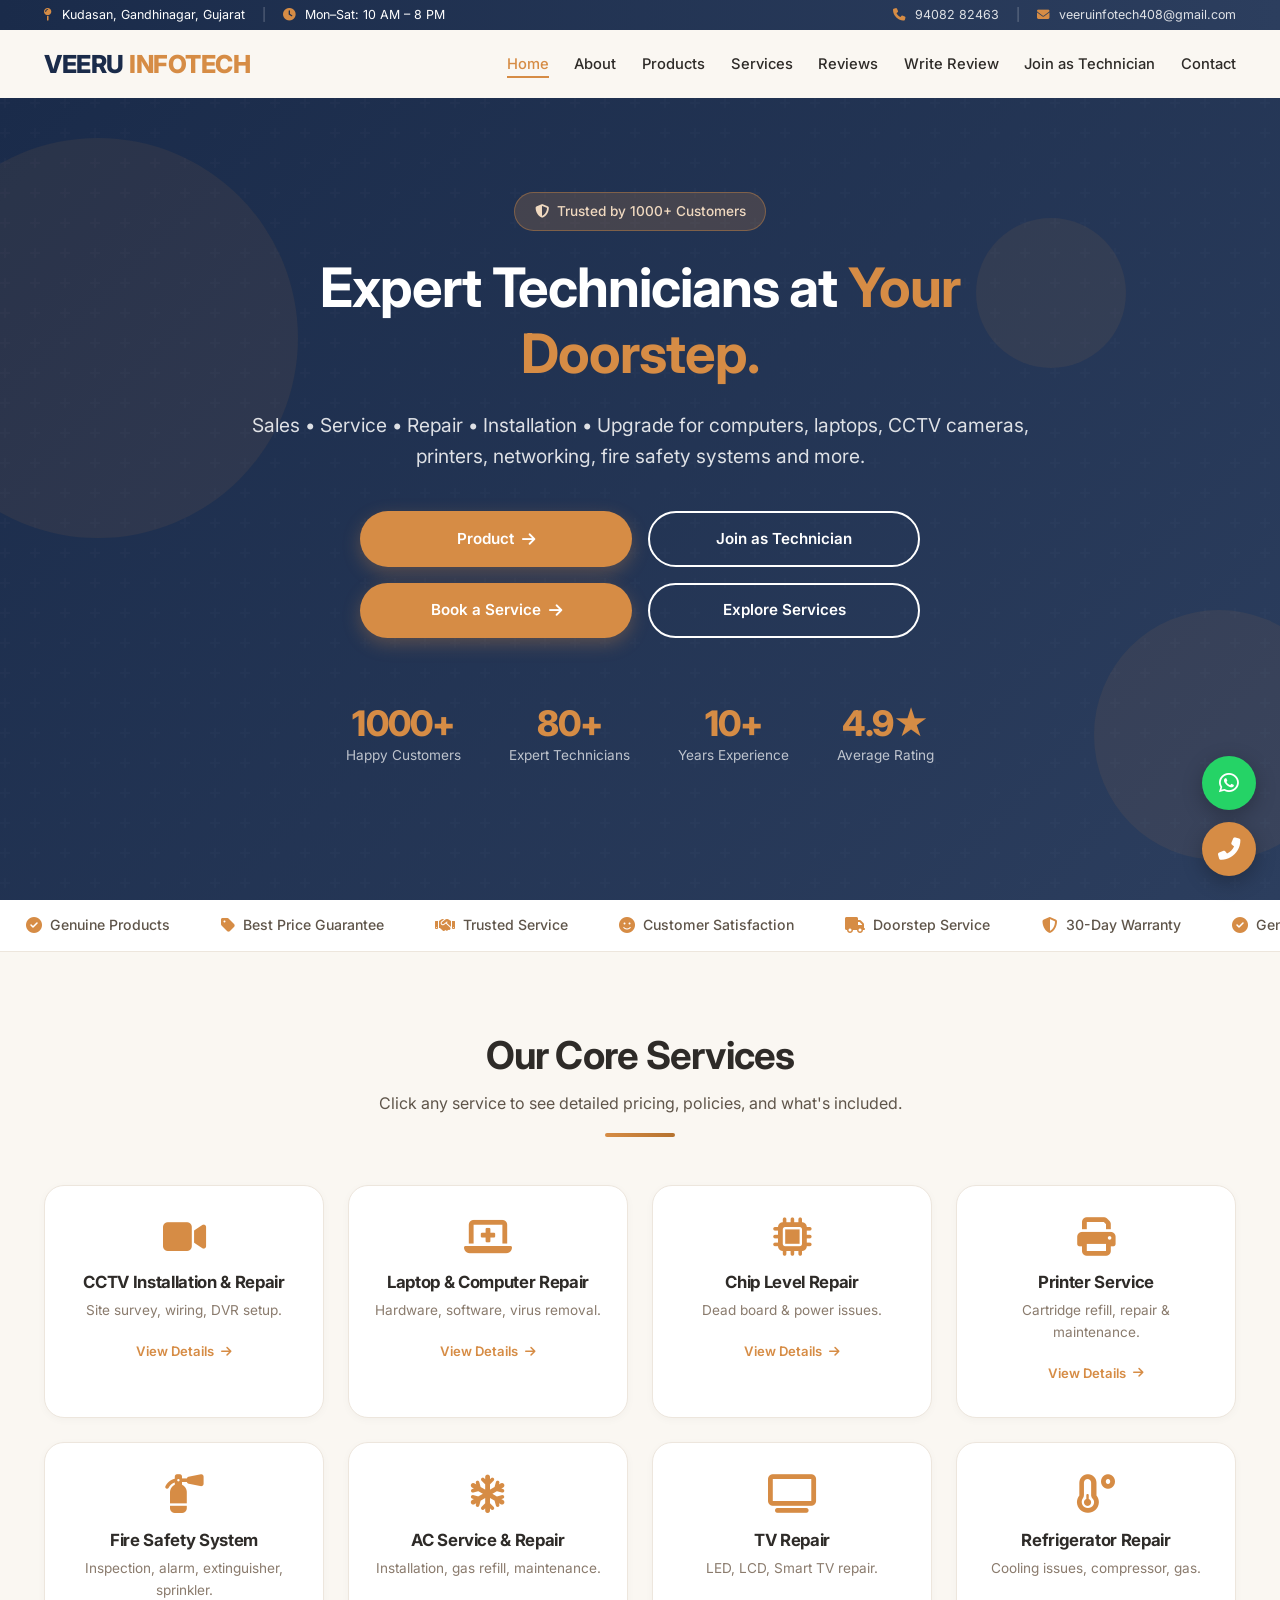
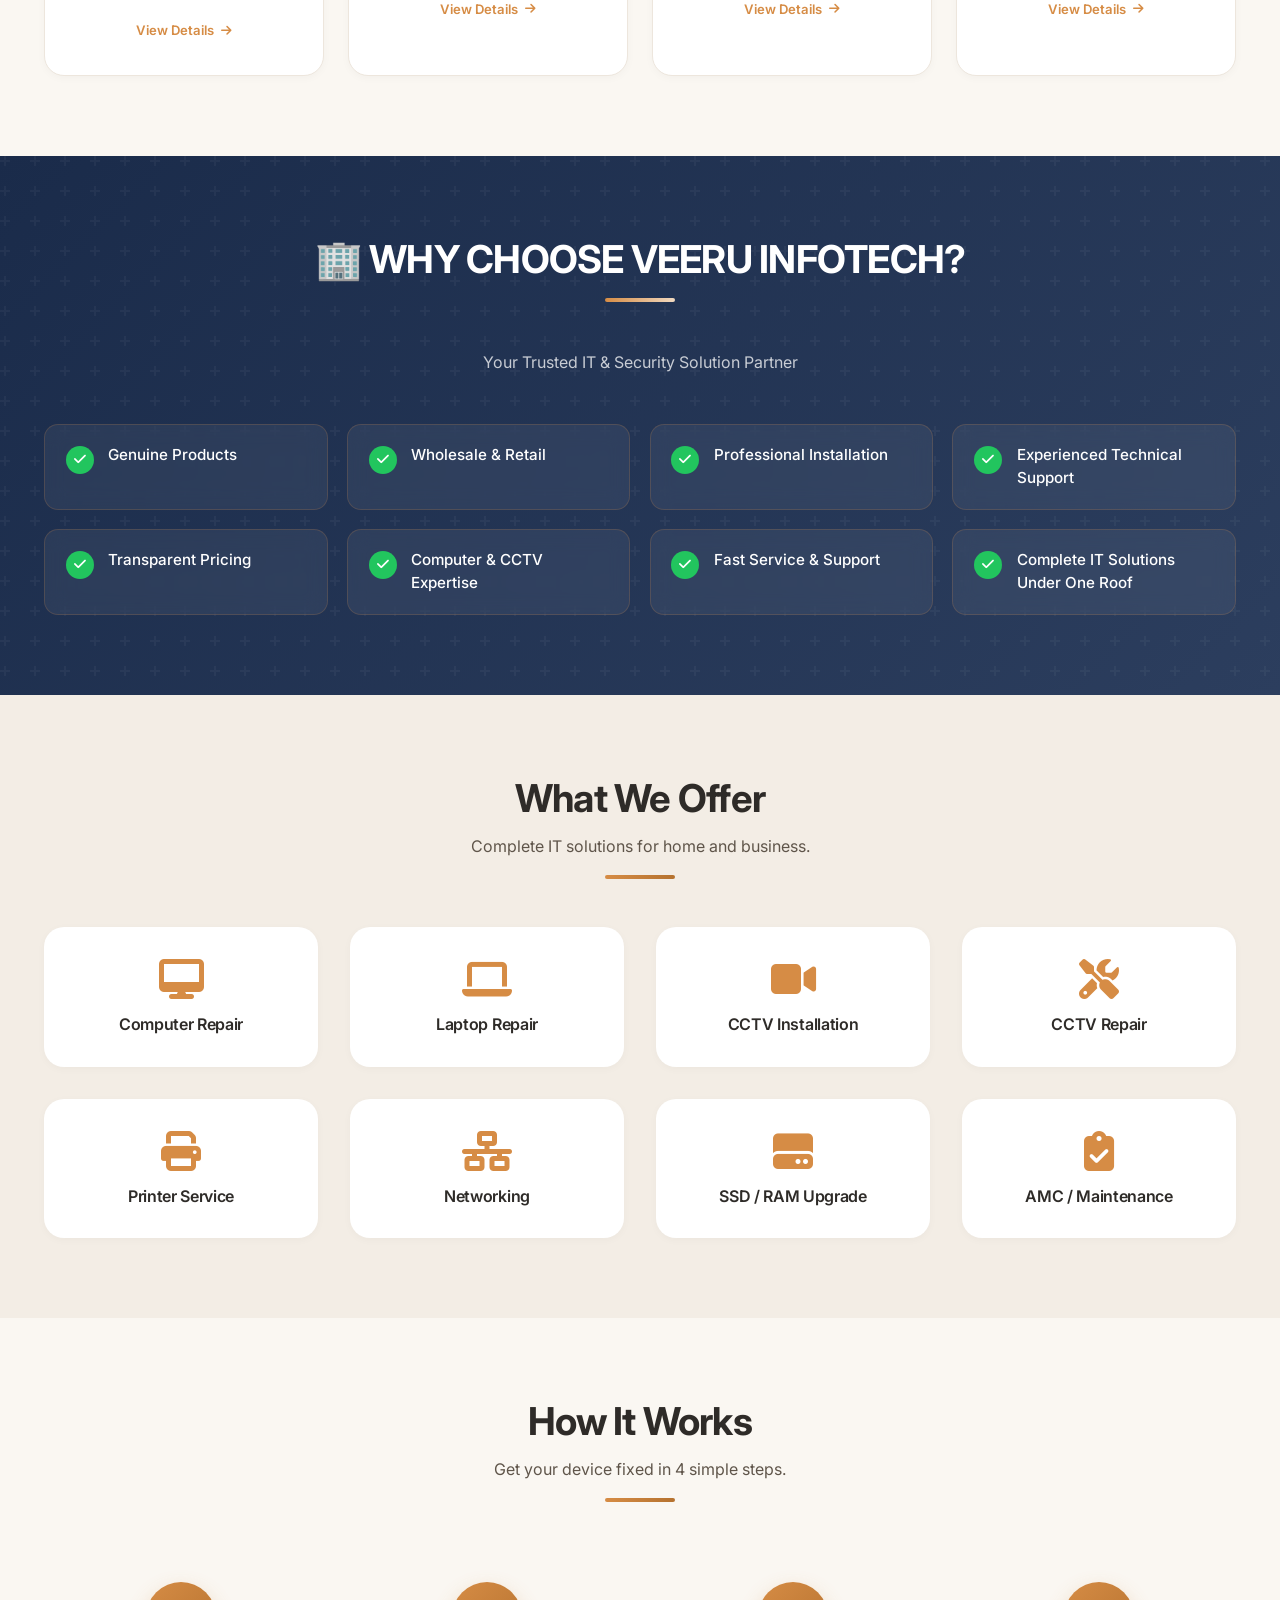
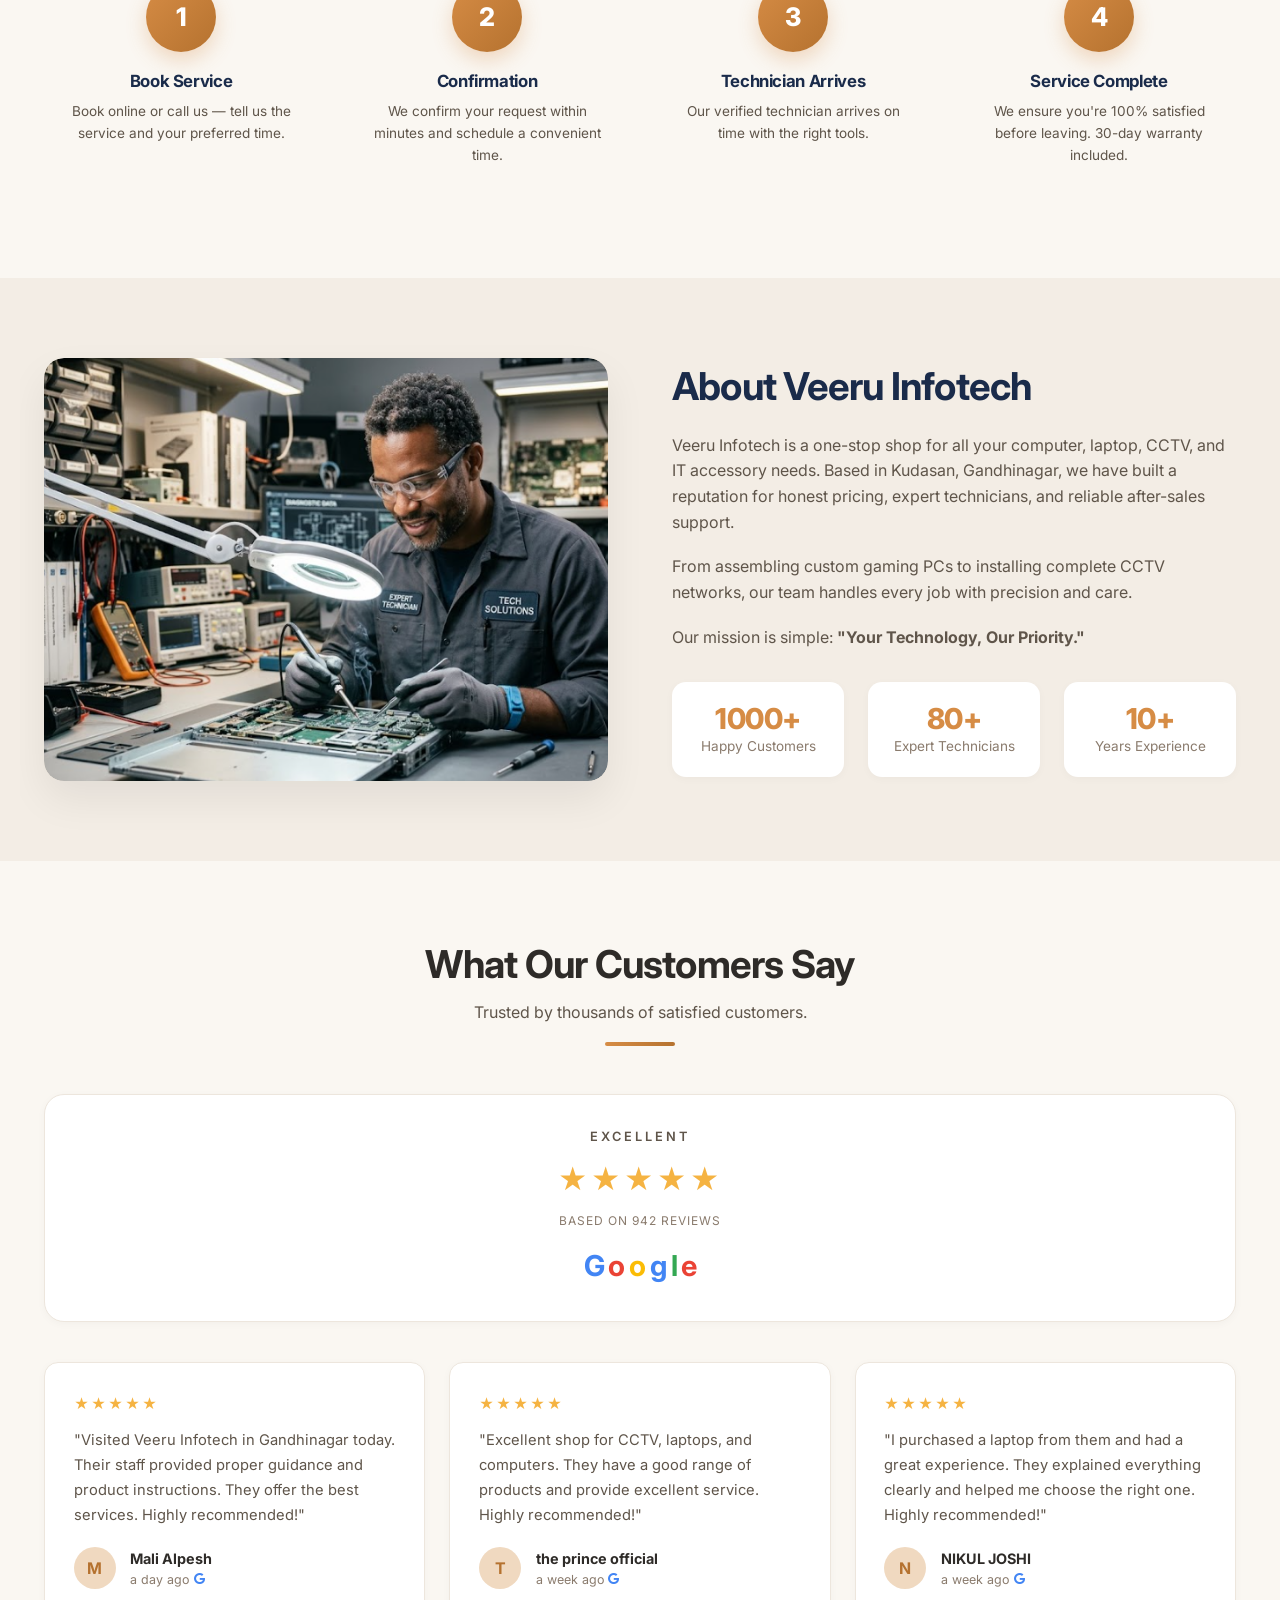
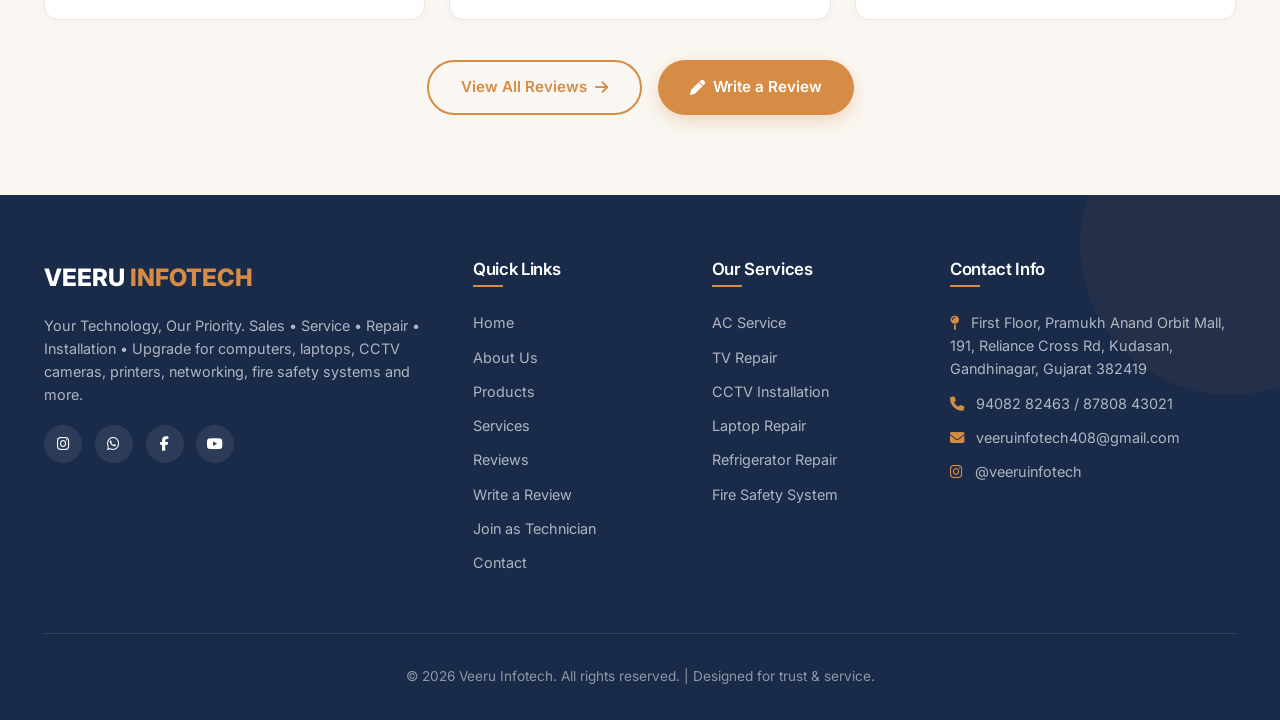
<file: veeru-infotech/index.html>
<!DOCTYPE html>
<html lang="en">
<head>
  <meta charset="UTF-8">
  <meta name="viewport" content="width=device-width, initial-scale=1.0, maximum-scale=5.0">
  <title>Veeru Infotech – Your Technology, Our Priority</title>
  <link rel="preconnect" href="https://fonts.googleapis.com">
  <link rel="preconnect" href="https://fonts.gstatic.com" crossorigin>
  <link href="https://fonts.googleapis.com/css2?family=Inter:wght@300;400;500;600;700;800;900&display=swap" rel="stylesheet">
  <link rel="stylesheet" href="https://cdnjs.cloudflare.com/ajax/libs/font-awesome/6.5.0/css/all.min.css">
  <link rel="stylesheet" href="css/style.css">
</head>
<body>

  <div id="popup-slot"></div>
  <div id="topbar-slot"></div>
  <div id="header-slot"></div>

  <main>
    <section class="hero">
      <div class="hero-shape hero-shape-1"></div>
      <div class="hero-shape hero-shape-2"></div>
      <div class="hero-shape hero-shape-3"></div>
      <div class="container hero-content">
        <div class="hero-badge"><i class="fas fa-shield-alt"></i> Trusted by 1000+ Customers</div>
        <h1>Expert Technicians at <span>Your Doorstep.</span></h1>
        <p>Sales • Service • Repair • Installation • Upgrade for computers, laptops, CCTV cameras, printers, networking, fire safety systems and more.</p>
        <div class="hero-buttons">
          <a href="products.html" class="btn">Product <i class="fas fa-arrow-right"></i></a>
          <a href="technician.html" class="btn btn-outline-white">Join as Technician</a>
          <a href="contact.html" class="btn">Book a Service <i class="fas fa-arrow-right"></i></a>
          <a href="services.html" class="btn btn-outline-white">Explore Services</a>
        </div>
        <div class="hero-stats">
          <div class="hero-stat"><h3>1000+</h3><p>Happy Customers</p></div>
          <div class="hero-stat"><h3>80+</h3><p>Expert Technicians</p></div>
          <div class="hero-stat"><h3>10+</h3><p>Years Experience</p></div>
          <div class="hero-stat"><h3>4.9★</h3><p>Average Rating</p></div>
        </div>
      </div>
    </section>

    <div class="ticker-wrap">
      <div class="ticker">
        <div class="ticker-item"><i class="fas fa-check-circle"></i> Genuine Products</div>
        <div class="ticker-item"><i class="fas fa-tag"></i> Best Price Guarantee</div>
        <div class="ticker-item"><i class="fas fa-handshake"></i> Trusted Service</div>
        <div class="ticker-item"><i class="fas fa-smile"></i> Customer Satisfaction</div>
        <div class="ticker-item"><i class="fas fa-truck"></i> Doorstep Service</div>
        <div class="ticker-item"><i class="fas fa-shield-alt"></i> 30-Day Warranty</div>
        <div class="ticker-item"><i class="fas fa-check-circle"></i> Genuine Products</div>
        <div class="ticker-item"><i class="fas fa-tag"></i> Best Price Guarantee</div>
        <div class="ticker-item"><i class="fas fa-handshake"></i> Trusted Service</div>
        <div class="ticker-item"><i class="fas fa-smile"></i> Customer Satisfaction</div>
        <div class="ticker-item"><i class="fas fa-truck"></i> Doorstep Service</div>
        <div class="ticker-item"><i class="fas fa-shield-alt"></i> 30-Day Warranty</div>
      </div>
    </div>

    <section class="services-section">
      <div class="container">
        <div class="section-title reveal">
          <h2>Our Core Services</h2>
          <p>Click any service to see detailed pricing, policies, and what's included.</p>
        </div>
        <div class="services-grid">
          <a href="service-detail.html?id=cctv" class="service-card reveal"><i class="fas fa-video"></i><h3>CCTV Installation & Repair</h3><p>Site survey, wiring, DVR setup.</p><span class="card-link">View Details <i class="fas fa-arrow-right"></i></span></a>
          <a href="service-detail.html?id=laptop" class="service-card reveal"><i class="fas fa-laptop-medical"></i><h3>Laptop & Computer Repair</h3><p>Hardware, software, virus removal.</p><span class="card-link">View Details <i class="fas fa-arrow-right"></i></span></a>
          <a href="service-detail.html?id=chip" class="service-card reveal"><i class="fas fa-microchip"></i><h3>Chip Level Repair</h3><p>Dead board & power issues.</p><span class="card-link">View Details <i class="fas fa-arrow-right"></i></span></a>
          <a href="service-detail.html?id=printer" class="service-card reveal"><i class="fas fa-print"></i><h3>Printer Service</h3><p>Cartridge refill, repair & maintenance.</p><span class="card-link">View Details <i class="fas fa-arrow-right"></i></span></a>
          <a href="service-detail.html?id=fire-safety" class="service-card reveal"><i class="fas fa-fire-extinguisher"></i><h3>Fire Safety System</h3><p>Inspection, alarm, extinguisher, sprinkler.</p><span class="card-link">View Details <i class="fas fa-arrow-right"></i></span></a>
          <a href="service-detail.html?id=ac" class="service-card reveal"><i class="fas fa-snowflake"></i><h3>AC Service & Repair</h3><p>Installation, gas refill, maintenance.</p><span class="card-link">View Details <i class="fas fa-arrow-right"></i></span></a>
          <a href="service-detail.html?id=tv" class="service-card reveal"><i class="fas fa-tv"></i><h3>TV Repair</h3><p>LED, LCD, Smart TV repair.</p><span class="card-link">View Details <i class="fas fa-arrow-right"></i></span></a>
          <a href="service-detail.html?id=fridge" class="service-card reveal"><i class="fas fa-temperature-low"></i><h3>Refrigerator Repair</h3><p>Cooling issues, compressor, gas.</p><span class="card-link">View Details <i class="fas fa-arrow-right"></i></span></a>
        </div>
      </div>
    </section>

    <section class="why-choose-section">
      <div class="container">
        <div class="section-title reveal"><h2>🏢 WHY CHOOSE VEERU INFOTECH?</h2></div>
        <p class="why-choose-subtitle reveal">Your Trusted IT & Security Solution Partner</p>
        <div class="why-choose-grid">
          <div class="why-choose-item reveal"><span class="check-icon"><i class="fas fa-check"></i></span><span>Genuine Products</span></div>
          <div class="why-choose-item reveal"><span class="check-icon"><i class="fas fa-check"></i></span><span>Wholesale & Retail</span></div>
          <div class="why-choose-item reveal"><span class="check-icon"><i class="fas fa-check"></i></span><span>Professional Installation</span></div>
          <div class="why-choose-item reveal"><span class="check-icon"><i class="fas fa-check"></i></span><span>Experienced Technical Support</span></div>
          <div class="why-choose-item reveal"><span class="check-icon"><i class="fas fa-check"></i></span><span>Transparent Pricing</span></div>
          <div class="why-choose-item reveal"><span class="check-icon"><i class="fas fa-check"></i></span><span>Computer & CCTV Expertise</span></div>
          <div class="why-choose-item reveal"><span class="check-icon"><i class="fas fa-check"></i></span><span>Fast Service & Support</span></div>
          <div class="why-choose-item reveal"><span class="check-icon"><i class="fas fa-check"></i></span><span>Complete IT Solutions Under One Roof</span></div>
        </div>
      </div>
    </section>

    <section class="why-section">
      <div class="container">
        <div class="section-title reveal"><h2>What We Offer</h2><p>Complete IT solutions for home and business.</p></div>
        <div class="why-grid">
          <div class="why-item reveal"><i class="fas fa-desktop"></i><h4>Computer Repair</h4></div>
          <div class="why-item reveal"><i class="fas fa-laptop"></i><h4>Laptop Repair</h4></div>
          <div class="why-item reveal"><i class="fas fa-video"></i><h4>CCTV Installation</h4></div>
          <div class="why-item reveal"><i class="fas fa-tools"></i><h4>CCTV Repair</h4></div>
          <div class="why-item reveal"><i class="fas fa-print"></i><h4>Printer Service</h4></div>
          <div class="why-item reveal"><i class="fas fa-network-wired"></i><h4>Networking</h4></div>
          <div class="why-item reveal"><i class="fas fa-hdd"></i><h4>SSD / RAM Upgrade</h4></div>
          <div class="why-item reveal"><i class="fas fa-clipboard-check"></i><h4>AMC / Maintenance</h4></div>
        </div>
      </div>
    </section>

    <section class="process-section">
      <div class="container">
        <div class="section-title reveal"><h2>How It Works</h2><p>Get your device fixed in 4 simple steps.</p></div>
        <div class="process-grid">
          <div class="process-step reveal"><div class="process-number">1</div><h4>Book Service</h4><p>Book online or call us — tell us the service and your preferred time.</p></div>
          <div class="process-step reveal"><div class="process-number">2</div><h4>Confirmation</h4><p>We confirm your request within minutes and schedule a convenient time.</p></div>
          <div class="process-step reveal"><div class="process-number">3</div><h4>Technician Arrives</h4><p>Our verified technician arrives on time with the right tools.</p></div>
          <div class="process-step reveal"><div class="process-number">4</div><h4>Service Complete</h4><p>We ensure you're 100% satisfied before leaving. 30-day warranty included.</p></div>
        </div>
      </div>
    </section>

    <section class="about-section">
      <div class="container">
        <div class="about-grid">
          <div class="about-image reveal"><img src="photos/veerutech.png" alt="Veeru Infotech Team"></div>
          <div class="about-content reveal">
            <h2>About Veeru Infotech</h2>
            <p>Veeru Infotech is a one-stop shop for all your computer, laptop, CCTV, and IT accessory needs. Based in Kudasan, Gandhinagar, we have built a reputation for honest pricing, expert technicians, and reliable after-sales support.</p>
            <p>From assembling custom gaming PCs to installing complete CCTV networks, our team handles every job with precision and care.</p>
            <p>Our mission is simple: <strong>"Your Technology, Our Priority."</strong></p>
            <div class="about-stats">
              <div class="stat-item"><h3>1000+</h3><p>Happy Customers</p></div>
              <div class="stat-item"><h3>80+</h3><p>Expert Technicians</p></div>
              <div class="stat-item"><h3>10+</h3><p>Years Experience</p></div>
            </div>
          </div>
        </div>
      </div>
    </section>

    <section class="reviews-section">
      <div class="container">
        <div class="section-title reveal"><h2>What Our Customers Say</h2><p>Trusted by thousands of satisfied customers.</p></div>
        <div class="google-rating-banner reveal">
          <div class="excellent-label">Excellent</div>
          <div class="big-stars">★★★★★</div>
          <div class="based-on">Based on 942 reviews</div>
          <div class="google-logo-text">
            <span class="g-blue">G</span><span class="g-red">o</span><span class="g-yellow">o</span><span class="g-blue">g</span><span class="g-green">l</span><span class="g-red">e</span>
          </div>
        </div>
        <div class="review-grid">
          <div class="review-card reveal">
            <div class="stars">★★★★★</div>
            <p>"Visited Veeru Infotech in Gandhinagar today. Their staff provided proper guidance and product instructions. They offer the best services. Highly recommended!"</p>
            <div class="reviewer"><div class="reviewer-avatar">M</div><div class="reviewer-info"><strong>Mali Alpesh</strong><span>a day ago <i class="fab fa-google" style="color:#4285F4; font-size: 0.7rem;"></i></span></div></div>
          </div>
          <div class="review-card reveal">
            <div class="stars">★★★★★</div>
            <p>"Excellent shop for CCTV, laptops, and computers. They have a good range of products and provide excellent service. Highly recommended!"</p>
            <div class="reviewer"><div class="reviewer-avatar">T</div><div class="reviewer-info"><strong>the prince official</strong><span>a week ago <i class="fab fa-google" style="color:#4285F4; font-size: 0.7rem;"></i></span></div></div>
          </div>
          <div class="review-card reveal">
            <div class="stars">★★★★★</div>
            <p>"I purchased a laptop from them and had a great experience. They explained everything clearly and helped me choose the right one. Highly recommended!"</p>
            <div class="reviewer"><div class="reviewer-avatar">N</div><div class="reviewer-info"><strong>NIKUL JOSHI</strong><span>a week ago <i class="fab fa-google" style="color:#4285F4; font-size: 0.7rem;"></i></span></div></div>
          </div>
        </div>
        <div class="text-center" style="margin-top: 2.5rem; display: flex; gap: 1rem; justify-content: center; flex-wrap: wrap;">
          <a href="reviews.html" class="btn btn-outline">View All Reviews <i class="fas fa-arrow-right"></i></a>
          <a href="write-review.html" class="btn"><i class="fas fa-pen"></i> Write a Review</a>
        </div>
      </div>
    </section>
  </main>

  <div id="footer-slot"></div>
  <div id="floating-slot"></div>

  <script src="js/config.js"></script>
  <script src="js/data.js"></script>
  <script src="js/popup.js"></script>
  <script src="js/partials.js"></script>
  <script src="js/main.js"></script>
</body>
</html>
</file>
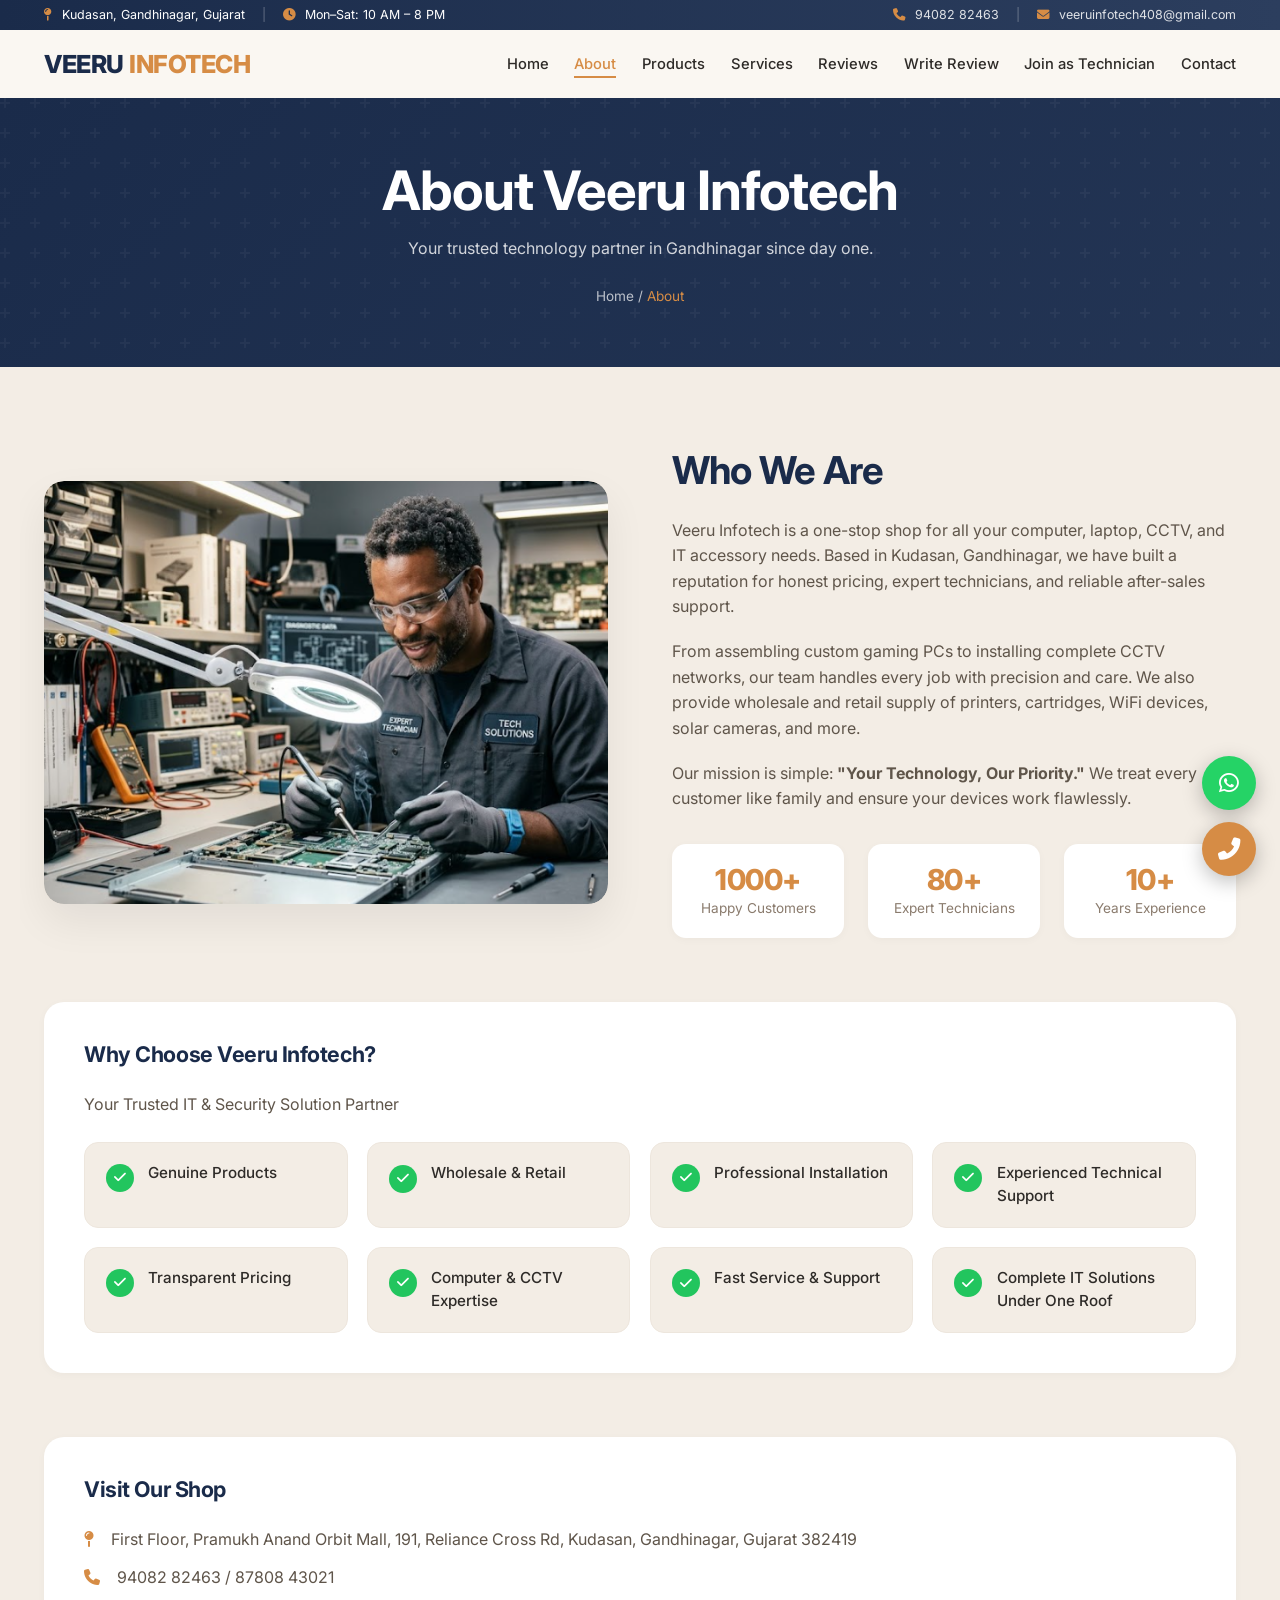
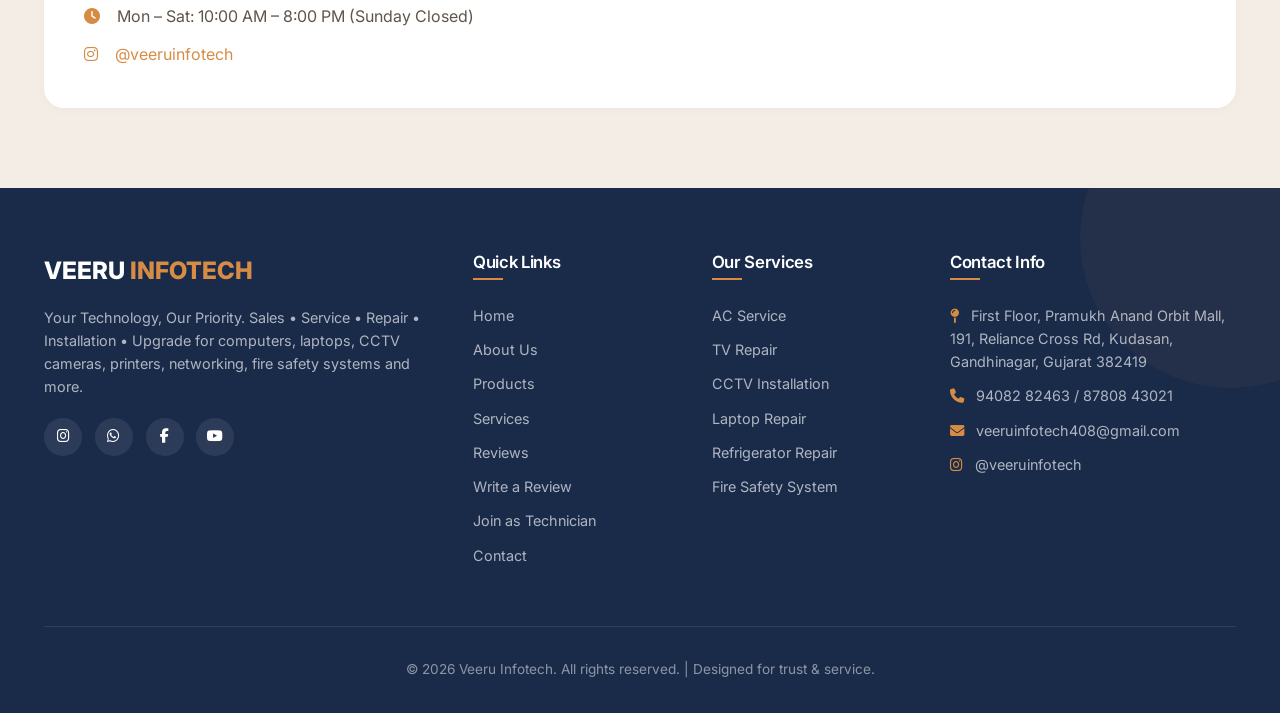
<file: veeru-infotech/about.html>
<!DOCTYPE html>
<html lang="en">
<head>
  <meta charset="UTF-8">
  <meta name="viewport" content="width=device-width, initial-scale=1.0">
  <title>About – Veeru Infotech</title>
  <link rel="preconnect" href="https://fonts.googleapis.com">
  <link rel="preconnect" href="https://fonts.gstatic.com" crossorigin>
  <link href="https://fonts.googleapis.com/css2?family=Inter:wght@300;400;500;600;700;800;900&display=swap" rel="stylesheet">
  <link rel="stylesheet" href="https://cdnjs.cloudflare.com/ajax/libs/font-awesome/6.5.0/css/all.min.css">
  <link rel="stylesheet" href="css/style.css">
</head>
<body>
  <div id="popup-slot"></div>
  <div id="topbar-slot"></div>
  <div id="header-slot"></div>

  <main>
    <div class="page-banner">
      <h1>About Veeru Infotech</h1>
      <p>Your trusted technology partner in Gandhinagar since day one.</p>
      <div class="breadcrumb"><a href="index.html">Home</a> / <span>About</span></div>
    </div>
    <section class="about-section">
      <div class="container">
        <div class="about-grid">
          <div class="about-image reveal"><img src="photos/veerutech.png" alt="Veeru Infotech Team"></div>
          <div class="about-content reveal">
            <h2>Who We Are</h2>
            <p>Veeru Infotech is a one-stop shop for all your computer, laptop, CCTV, and IT accessory needs. Based in Kudasan, Gandhinagar, we have built a reputation for honest pricing, expert technicians, and reliable after-sales support.</p>
            <p>From assembling custom gaming PCs to installing complete CCTV networks, our team handles every job with precision and care. We also provide wholesale and retail supply of printers, cartridges, WiFi devices, solar cameras, and more.</p>
            <p>Our mission is simple: <strong>"Your Technology, Our Priority."</strong> We treat every customer like family and ensure your devices work flawlessly.</p>
            <div class="about-stats">
              <div class="stat-item"><h3>1000+</h3><p>Happy Customers</p></div>
              <div class="stat-item"><h3>80+</h3><p>Expert Technicians</p></div>
              <div class="stat-item"><h3>10+</h3><p>Years Experience</p></div>
            </div>
          </div>
        </div>

        <div style="margin-top: 4rem; background: var(--bg-card); padding: 2.5rem; border-radius: var(--radius); box-shadow: var(--shadow-sm);" class="reveal">
          <h3 style="margin-bottom: 1.5rem; color: var(--navy);">Why Choose Veeru Infotech?</h3>
          <p style="color: var(--text-medium); margin-bottom: 1.5rem;">Your Trusted IT & Security Solution Partner</p>
          <div class="why-choose-grid" style="grid-template-columns: repeat(auto-fit, minmax(220px, 1fr));">
            <div class="why-choose-item" style="background: var(--bg-secondary); border-color: var(--border-light);"><span class="check-icon"><i class="fas fa-check"></i></span><span style="color: var(--text-dark);">Genuine Products</span></div>
            <div class="why-choose-item" style="background: var(--bg-secondary); border-color: var(--border-light);"><span class="check-icon"><i class="fas fa-check"></i></span><span style="color: var(--text-dark);">Wholesale & Retail</span></div>
            <div class="why-choose-item" style="background: var(--bg-secondary); border-color: var(--border-light);"><span class="check-icon"><i class="fas fa-check"></i></span><span style="color: var(--text-dark);">Professional Installation</span></div>
            <div class="why-choose-item" style="background: var(--bg-secondary); border-color: var(--border-light);"><span class="check-icon"><i class="fas fa-check"></i></span><span style="color: var(--text-dark);">Experienced Technical Support</span></div>
            <div class="why-choose-item" style="background: var(--bg-secondary); border-color: var(--border-light);"><span class="check-icon"><i class="fas fa-check"></i></span><span style="color: var(--text-dark);">Transparent Pricing</span></div>
            <div class="why-choose-item" style="background: var(--bg-secondary); border-color: var(--border-light);"><span class="check-icon"><i class="fas fa-check"></i></span><span style="color: var(--text-dark);">Computer & CCTV Expertise</span></div>
            <div class="why-choose-item" style="background: var(--bg-secondary); border-color: var(--border-light);"><span class="check-icon"><i class="fas fa-check"></i></span><span style="color: var(--text-dark);">Fast Service & Support</span></div>
            <div class="why-choose-item" style="background: var(--bg-secondary); border-color: var(--border-light);"><span class="check-icon"><i class="fas fa-check"></i></span><span style="color: var(--text-dark);">Complete IT Solutions Under One Roof</span></div>
          </div>
        </div>

        <div style="margin-top: 4rem; background: var(--bg-card); padding: 2.5rem; border-radius: var(--radius); box-shadow: var(--shadow-sm);" class="reveal">
          <h3 style="margin-bottom: 1.5rem; color: var(--navy);">Visit Our Shop</h3>
          <p style="color: var(--text-medium);"><i class="fas fa-map-pin" style="color: var(--accent); margin-right: 0.8rem;"></i> First Floor, Pramukh Anand Orbit Mall, 191, Reliance Cross Rd, Kudasan, Gandhinagar, Gujarat 382419</p>
          <p style="color: var(--text-medium); margin-top: 0.8rem;"><i class="fas fa-phone" style="color: var(--accent); margin-right: 0.8rem;"></i> 94082 82463 / 87808 43021</p>
          <p style="color: var(--text-medium); margin-top: 0.8rem;"><i class="fas fa-clock" style="color: var(--accent); margin-right: 0.8rem;"></i> Mon – Sat: 10:00 AM – 8:00 PM (Sunday Closed)</p>
          <p style="color: var(--text-medium); margin-top: 0.8rem;"><i class="fab fa-instagram" style="color: var(--accent); margin-right: 0.8rem;"></i> <a href="https://www.instagram.com/veeruinfotech" target="_blank" style="color: var(--accent);">@veeruinfotech</a></p>
        </div>
      </div>
    </section>
  </main>

  <div id="footer-slot"></div>
  <div id="floating-slot"></div>

  <script src="js/config.js"></script>
  <script src="js/data.js"></script>
  <script src="js/popup.js"></script>
  <script src="js/partials.js"></script>
  <script src="js/main.js"></script>
</body>
</html>
</file>
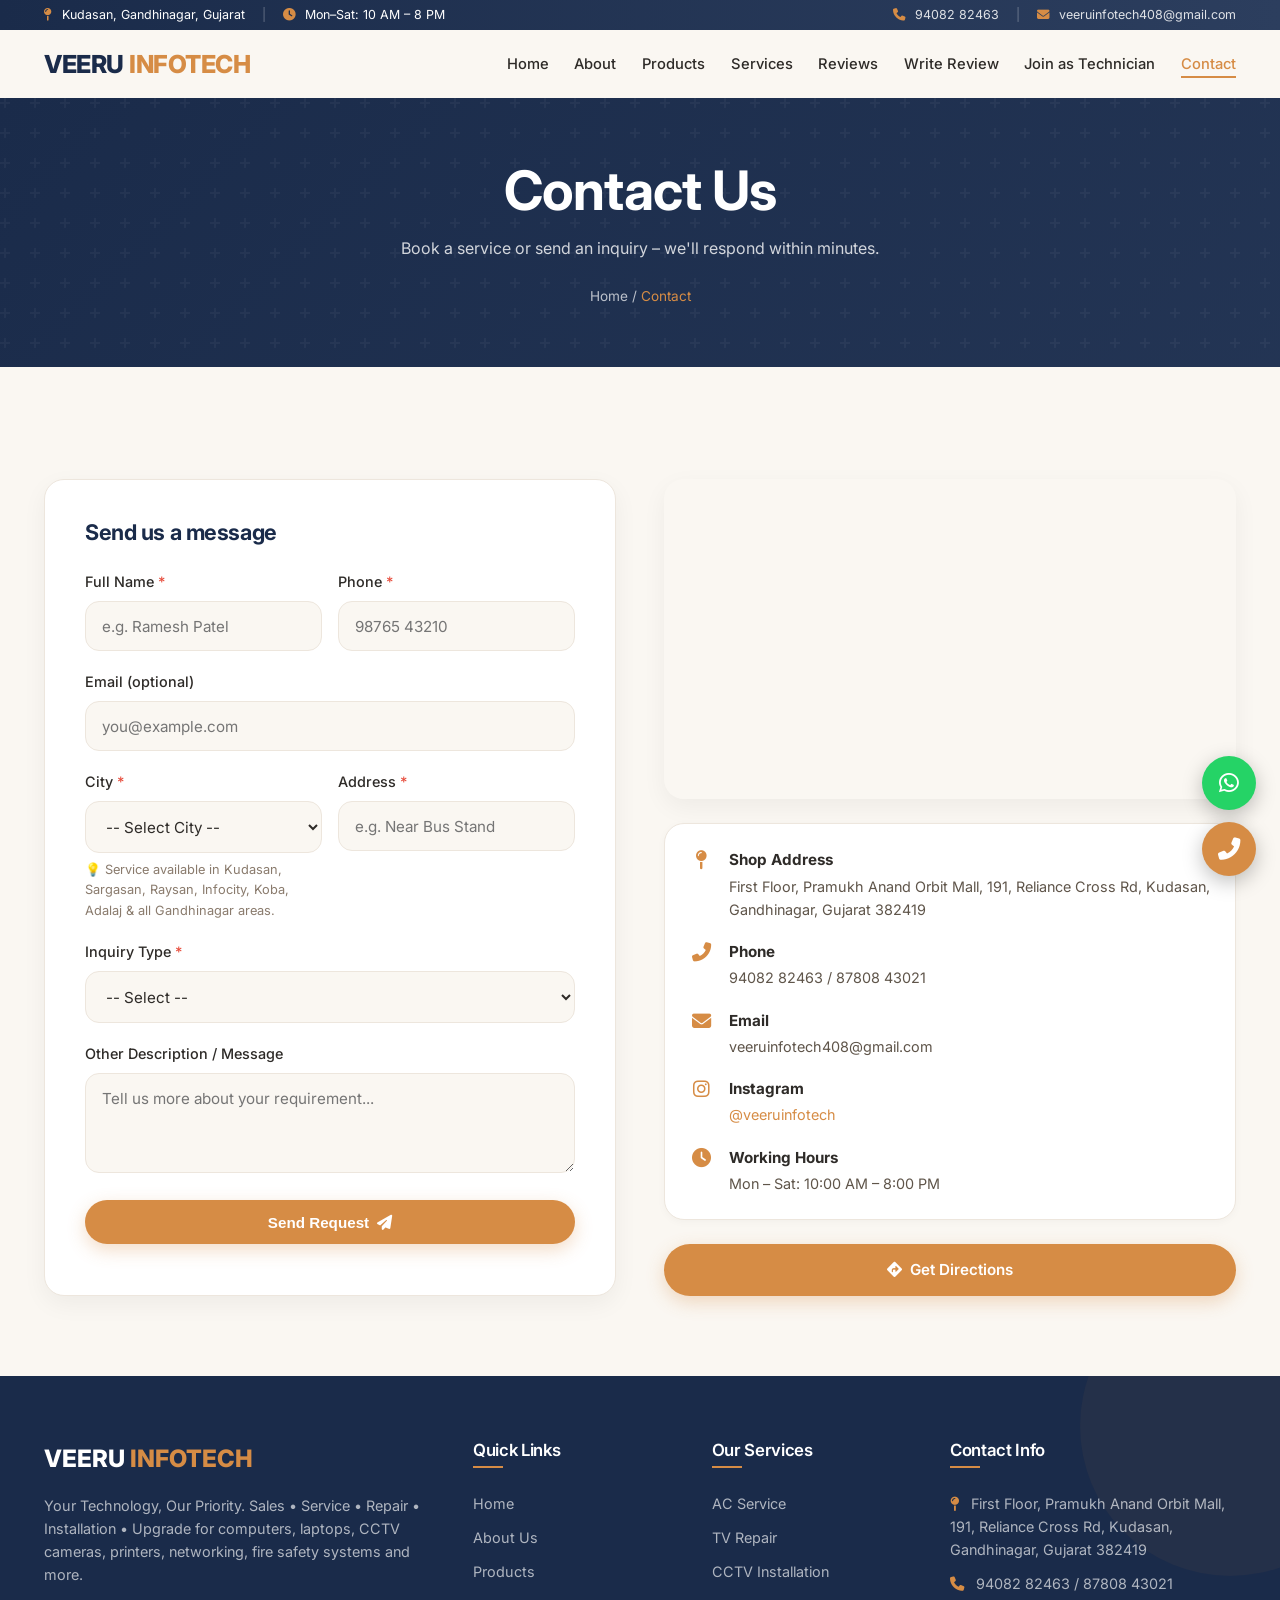
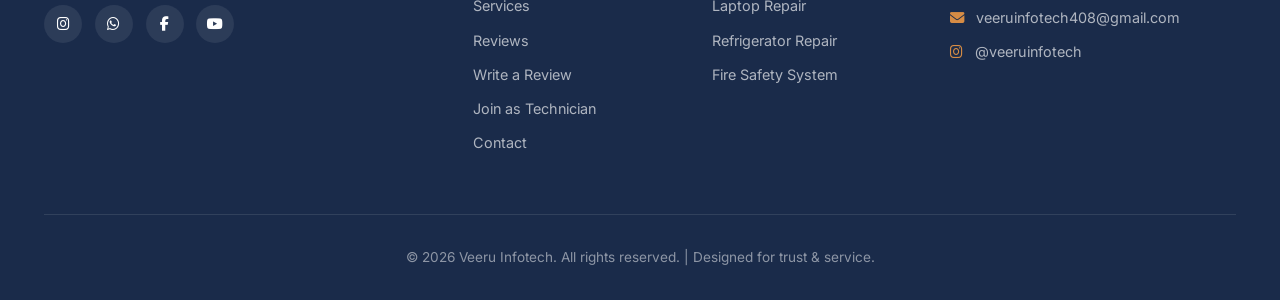
<file: veeru-infotech/contact.html>
<!DOCTYPE html>
<html lang="en">
<head>
  <meta charset="UTF-8">
  <meta name="viewport" content="width=device-width, initial-scale=1.0">
  <title>Contact – Veeru Infotech</title>
  <link rel="preconnect" href="https://fonts.googleapis.com">
  <link rel="preconnect" href="https://fonts.gstatic.com" crossorigin>
  <link href="https://fonts.googleapis.com/css2?family=Inter:wght@300;400;500;600;700;800;900&display=swap" rel="stylesheet">
  <link rel="stylesheet" href="https://cdnjs.cloudflare.com/ajax/libs/font-awesome/6.5.0/css/all.min.css">
  <link rel="stylesheet" href="css/style.css">
</head>
<body>
  <div id="popup-slot"></div>
  <div id="topbar-slot"></div>
  <div id="header-slot"></div>

  <main>
    <div class="page-banner">
      <h1>Contact Us</h1>
      <p>Book a service or send an inquiry – we'll respond within minutes.</p>
      <div class="breadcrumb"><a href="index.html">Home</a> / <span>Contact</span></div>
    </div>
    <section class="contact-section">
      <div class="container">
        <div class="contact-grid">
          <div class="contact-form-wrapper reveal">
            <h3>Send us a message</h3>
            <form id="contactForm" action="https://api.web3forms.com/submit" method="POST">
              <input type="hidden" name="access_key" value="e4bff3d8-d9e6-4ee5-aa7f-dca1505ad66b">
              <input type="hidden" name="subject" value="New Service Request - Veeru Infotech">
              <input type="hidden" name="formatted_email" id="formattedEmail" value="">
              <input type="hidden" name="Form Type" value="Customer Query">

              <div class="form-row">
                <div class="form-group"><label for="custName">Full Name <span class="required">*</span></label><input type="text" id="custName" name="Customer Name" required placeholder="e.g. Ramesh Patel"></div>
                <div class="form-group"><label for="custPhone">Phone <span class="required">*</span></label><input type="tel" id="custPhone" name="Phone" required placeholder="98765 43210"></div>
              </div>
              <div class="form-group"><label for="custEmail">Email (optional)</label><input type="email" id="custEmail" name="Email" placeholder="you@example.com"></div>
              <div class="form-row">
                <div class="form-group">
                  <label for="custCity">City <span class="required">*</span></label>
                  <select id="custCity" name="City" required>
                    <option value="">-- Select City --</option>
                    <optgroup label="🏙️ Service Area (Gandhinagar)">
                      <option value="Kudasan">Kudasan</option>
                      <option value="Sargasan">Sargasan</option>
                      <option value="Raysan">Raysan</option>
                      <option value="Infocity">Infocity</option>
                      <option value="Koba">Koba</option>
                      <option value="Adalaj">Adalaj</option>
                      <option value="Gandhinagar">Gandhinagar (Other)</option>
                    </optgroup>
                    <optgroup label="🏙️ Major Cities">
                      <option value="Ahmedabad">Ahmedabad</option>
                      <option value="Surat">Surat</option>
                      <option value="Vadodara">Vadodara</option>
                      <option value="Rajkot">Rajkot</option>
                    </optgroup>
                    <optgroup label="🏘️ Other Cities">
                      <option value="Mehsana">Mehsana</option>
                      <option value="Palanpur">Palanpur</option>
                      <option value="Himatnagar">Himatnagar</option>
                      <option value="Kalol">Kalol</option>
                      <option value="Deesa">Deesa</option>
                      <option value="Patan">Patan</option>
                      <option value="Anand">Anand</option>
                      <option value="Nadiad">Nadiad</option>
                      <option value="Bharuch">Bharuch</option>
                      <option value="Jamnagar">Jamnagar</option>
                      <option value="Bhavnagar">Bhavnagar</option>
                      <option value="Junagadh">Junagadh</option>
                      <option value="Gandhidham">Gandhidham</option>
                      <option value="Bhuj">Bhuj</option>
                      <option value="Other">Other City</option>
                    </optgroup>
                  </select>
                  <span class="area-note">💡 Service available in Kudasan, Sargasan, Raysan, Infocity, Koba, Adalaj & all Gandhinagar areas.</span>
                </div>
                <div class="form-group"><label for="custAddress">Address <span class="required">*</span></label><input type="text" id="custAddress" name="Address" required placeholder="e.g. Near Bus Stand"></div>
              </div>
              <div class="form-group"><label for="inquiryType">Inquiry Type <span class="required">*</span></label><select id="inquiryType" name="Inquiry Type" required><option value="">-- Select --</option><option value="Service">Service</option><option value="Product Inquiry">Product Inquiry</option></select></div>
              <div class="form-group" id="dynamicGroup" style="display: none;"><label for="dynamicSelect" id="dynamicLabel">Select</label><select id="dynamicSelect" name="Specific Service/Product"></select></div>
              <div class="form-group"><label for="message">Other Description / Message</label><textarea id="message" name="Message" placeholder="Tell us more about your requirement..."></textarea></div>
              <div class="text-center"><button type="submit" class="btn" style="width: 100%;">Send Request <i class="fas fa-paper-plane"></i></button></div>
            </form>
          </div>
          <div class="contact-info-wrapper reveal">
            <div class="map-container">
              <iframe src="https://www.google.com/maps?q=Veeru+Infotech,+Pramukh+Anand+Orbit+Mall,+Reliance+Cross+Rd,+Kudasan,+Gandhinagar,+Gujarat+382419&output=embed&z=17" allowfullscreen="" loading="lazy" referrerpolicy="no-referrer-when-downgrade"></iframe>
            </div>
            <div class="contact-info-card">
              <div class="contact-info-item"><i class="fas fa-map-pin"></i><div><strong>Shop Address</strong><p>First Floor, Pramukh Anand Orbit Mall, 191, Reliance Cross Rd, Kudasan, Gandhinagar, Gujarat 382419</p></div></div>
              <div class="contact-info-item"><i class="fas fa-phone-alt"></i><div><strong>Phone</strong><p>94082 82463 / 87808 43021</p></div></div>
              <div class="contact-info-item"><i class="fas fa-envelope"></i><div><strong>Email</strong><p>veeruinfotech408@gmail.com</p></div></div>
              <div class="contact-info-item"><i class="fab fa-instagram"></i><div><strong>Instagram</strong><p><a href="https://www.instagram.com/veeruinfotech" target="_blank" style="color: var(--accent);">@veeruinfotech</a></p></div></div>
              <div class="contact-info-item"><i class="fas fa-clock"></i><div><strong>Working Hours</strong><p>Mon – Sat: 10:00 AM – 8:00 PM</p></div></div>
            </div>
            <a href="https://www.google.com/maps/dir/?api=1&destination=Veeru+Infotech,+Pramukh+Anand+Orbit+Mall,+Kudasan,+Gandhinagar" target="_blank" class="btn" style="width: 100%; margin-top: 1.5rem;"><i class="fas fa-directions"></i> Get Directions</a>
          </div>
        </div>
      </div>
    </section>
  </main>

  <div id="footer-slot"></div>
  <div id="floating-slot"></div>

  <script src="js/config.js"></script>
  <script src="js/data.js"></script>
  <script src="js/popup.js"></script>
  <script src="js/partials.js"></script>
  <script src="js/main.js"></script>
  <script src="js/forms.js"></script>
</body>
</html>
</file>
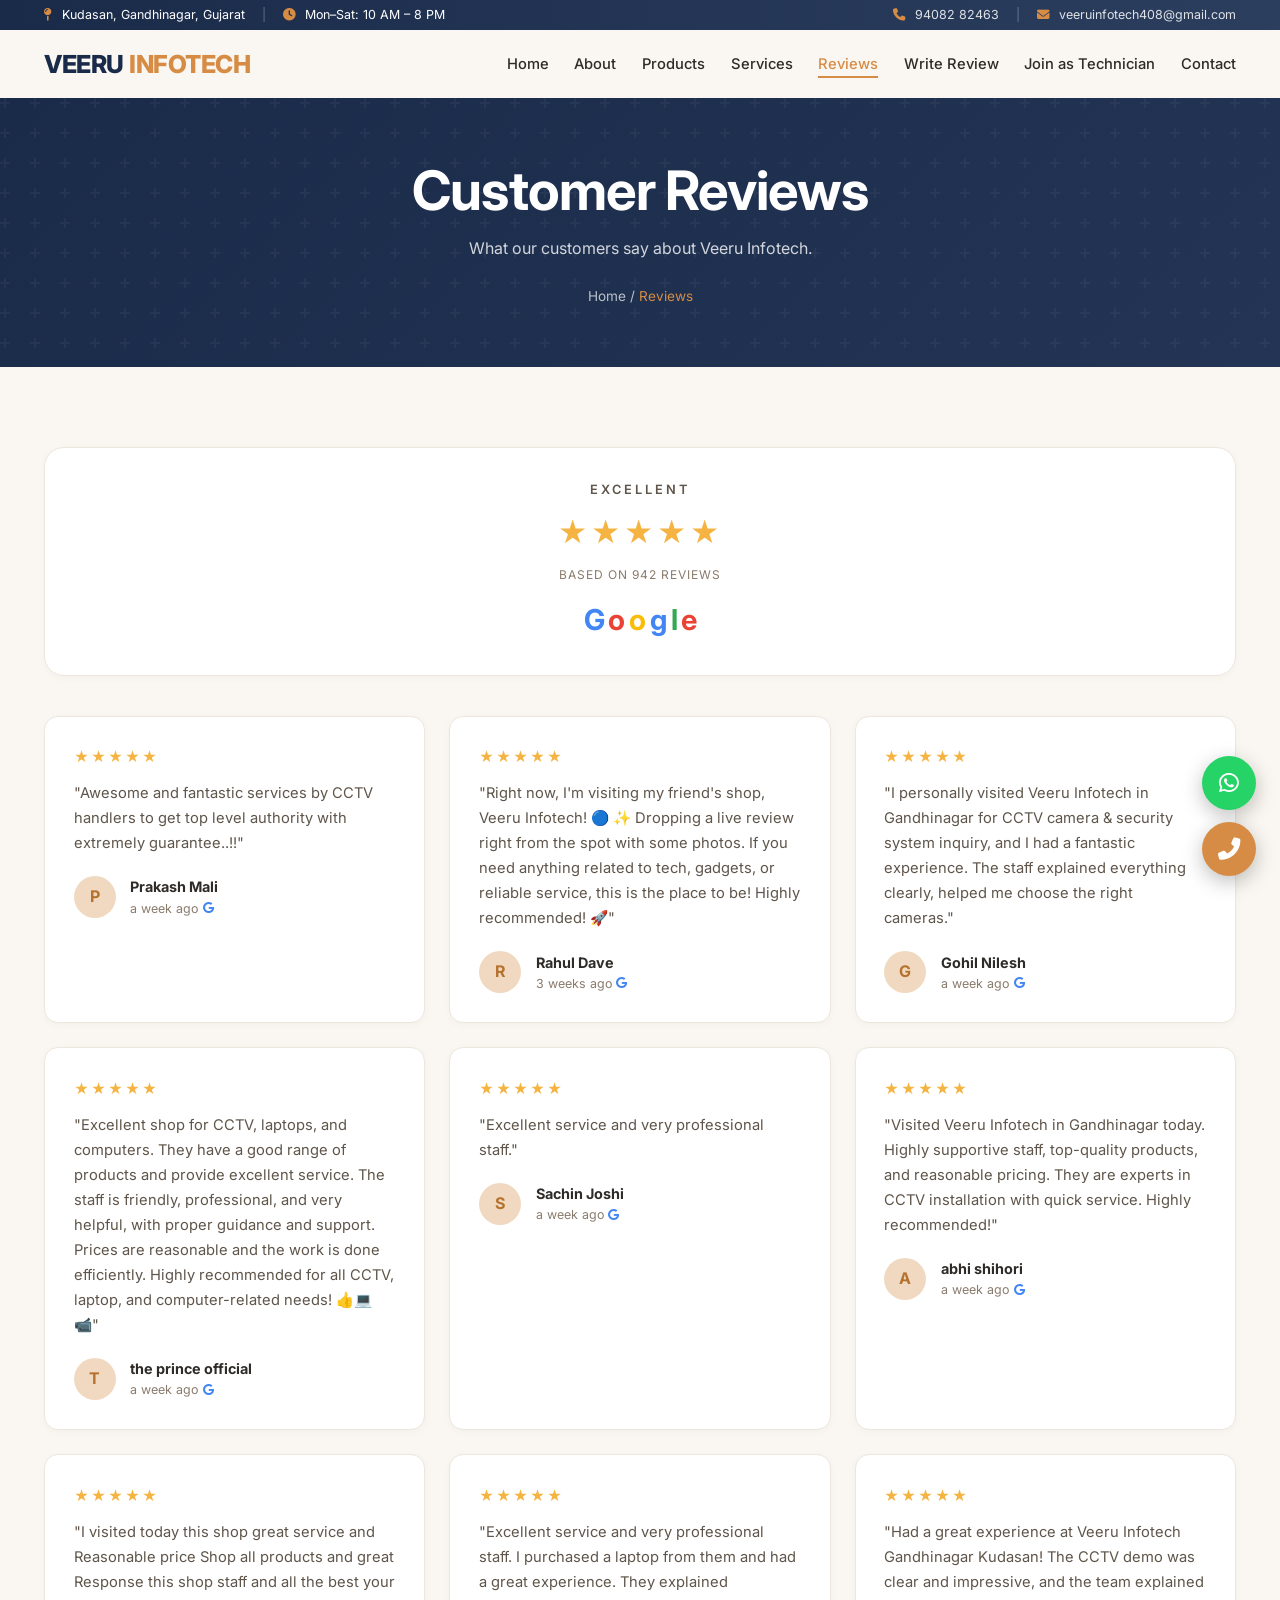
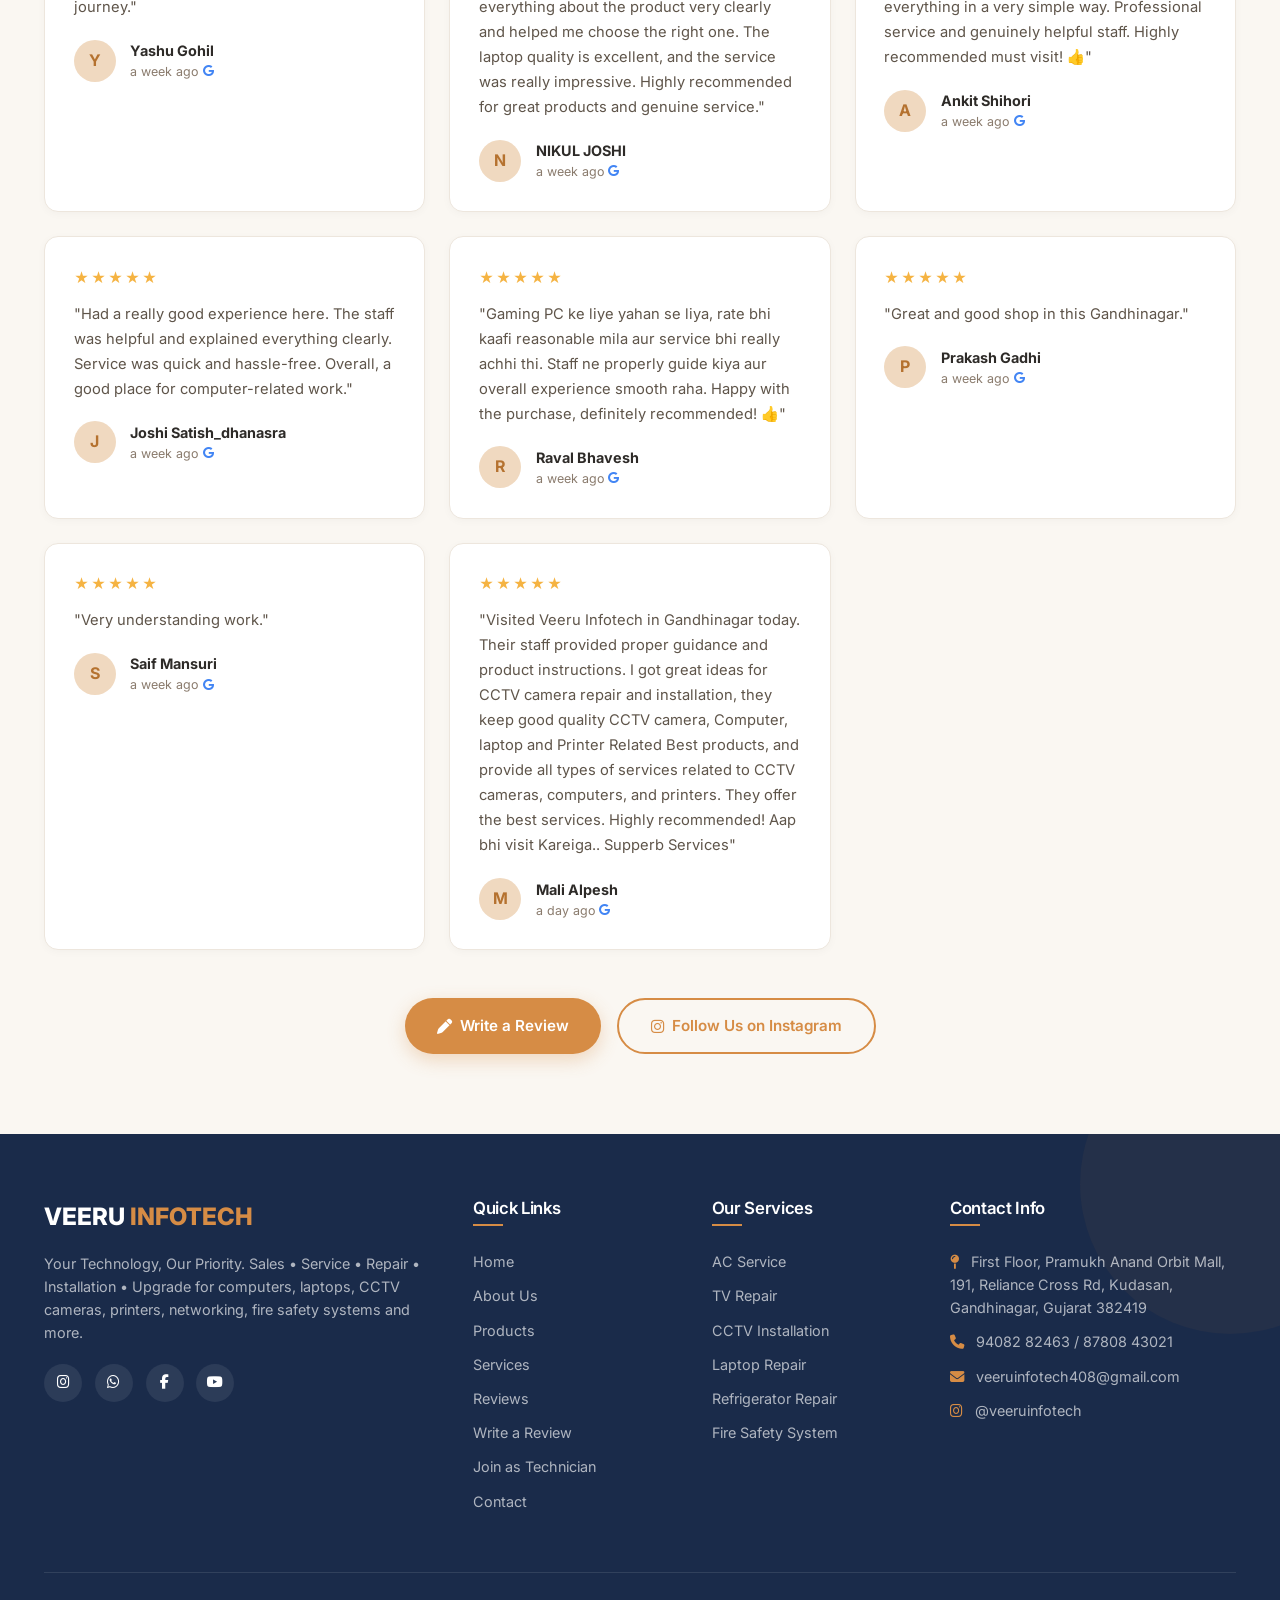
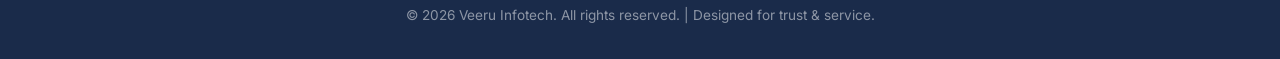
<file: veeru-infotech/reviews.html>
<!DOCTYPE html>
<html lang="en">
<head>
  <meta charset="UTF-8">
  <meta name="viewport" content="width=device-width, initial-scale=1.0">
  <title>Reviews – Veeru Infotech</title>
  <link rel="preconnect" href="https://fonts.googleapis.com">
  <link rel="preconnect" href="https://fonts.gstatic.com" crossorigin>
  <link href="https://fonts.googleapis.com/css2?family=Inter:wght@300;400;500;600;700;800;900&display=swap" rel="stylesheet">
  <link rel="stylesheet" href="https://cdnjs.cloudflare.com/ajax/libs/font-awesome/6.5.0/css/all.min.css">
  <link rel="stylesheet" href="css/style.css">
</head>
<body>
  <div id="popup-slot"></div>
  <div id="topbar-slot"></div>
  <div id="header-slot"></div>

  <main>
    <div class="page-banner">
      <h1>Customer Reviews</h1>
      <p>What our customers say about Veeru Infotech.</p>
      <div class="breadcrumb"><a href="index.html">Home</a> / <span>Reviews</span></div>
    </div>
    <section class="reviews-section">
      <div class="container">
        <div class="google-rating-banner reveal">
          <div class="excellent-label">Excellent</div>
          <div class="big-stars">★★★★★</div>
          <div class="based-on">Based on 942 reviews</div>
          <div class="google-logo-text">
            <span class="g-blue">G</span><span class="g-red">o</span><span class="g-yellow">o</span><span class="g-blue">g</span><span class="g-green">l</span><span class="g-red">e</span>
          </div>
        </div>
        <div class="review-grid" id="allReviews"></div>
        <div class="text-center" style="margin-top: 3rem; display: flex; gap: 1rem; justify-content: center; flex-wrap: wrap;">
          <a href="write-review.html" class="btn"><i class="fas fa-pen"></i> Write a Review</a>
          <a href="https://www.instagram.com/veeruinfotech" target="_blank" class="btn btn-outline"><i class="fab fa-instagram"></i> Follow Us on Instagram</a>
        </div>
      </div>
    </section>
  </main>

  <div id="footer-slot"></div>
  <div id="floating-slot"></div>

  <script src="js/config.js"></script>
  <script src="js/data.js"></script>
  <script src="js/popup.js"></script>
  <script src="js/partials.js"></script>
  <script src="js/main.js"></script>
  <script>
    function renderAllReviews() {
      const container = document.getElementById('allReviews');
      if (!container) return;
      container.innerHTML = reviewsData.map(r => `
        <div class="review-card">
          <div class="stars">${'★'.repeat(r.rating)}${'☆'.repeat(5 - r.rating)}</div>
          <p>"${r.text}"</p>
          <div class="reviewer">
            <div class="reviewer-avatar">${r.name.charAt(0).toUpperCase()}</div>
            <div class="reviewer-info">
              <strong>${r.name}</strong>
              <span>${r.timeAgo} <i class="fab fa-google" style="color:#4285F4; font-size: 0.7rem;"></i></span>
            </div>
          </div>
        </div>
      `).join('');
    }
    document.addEventListener('DOMContentLoaded', renderAllReviews);
  </script>
</body>
</html>
</file>
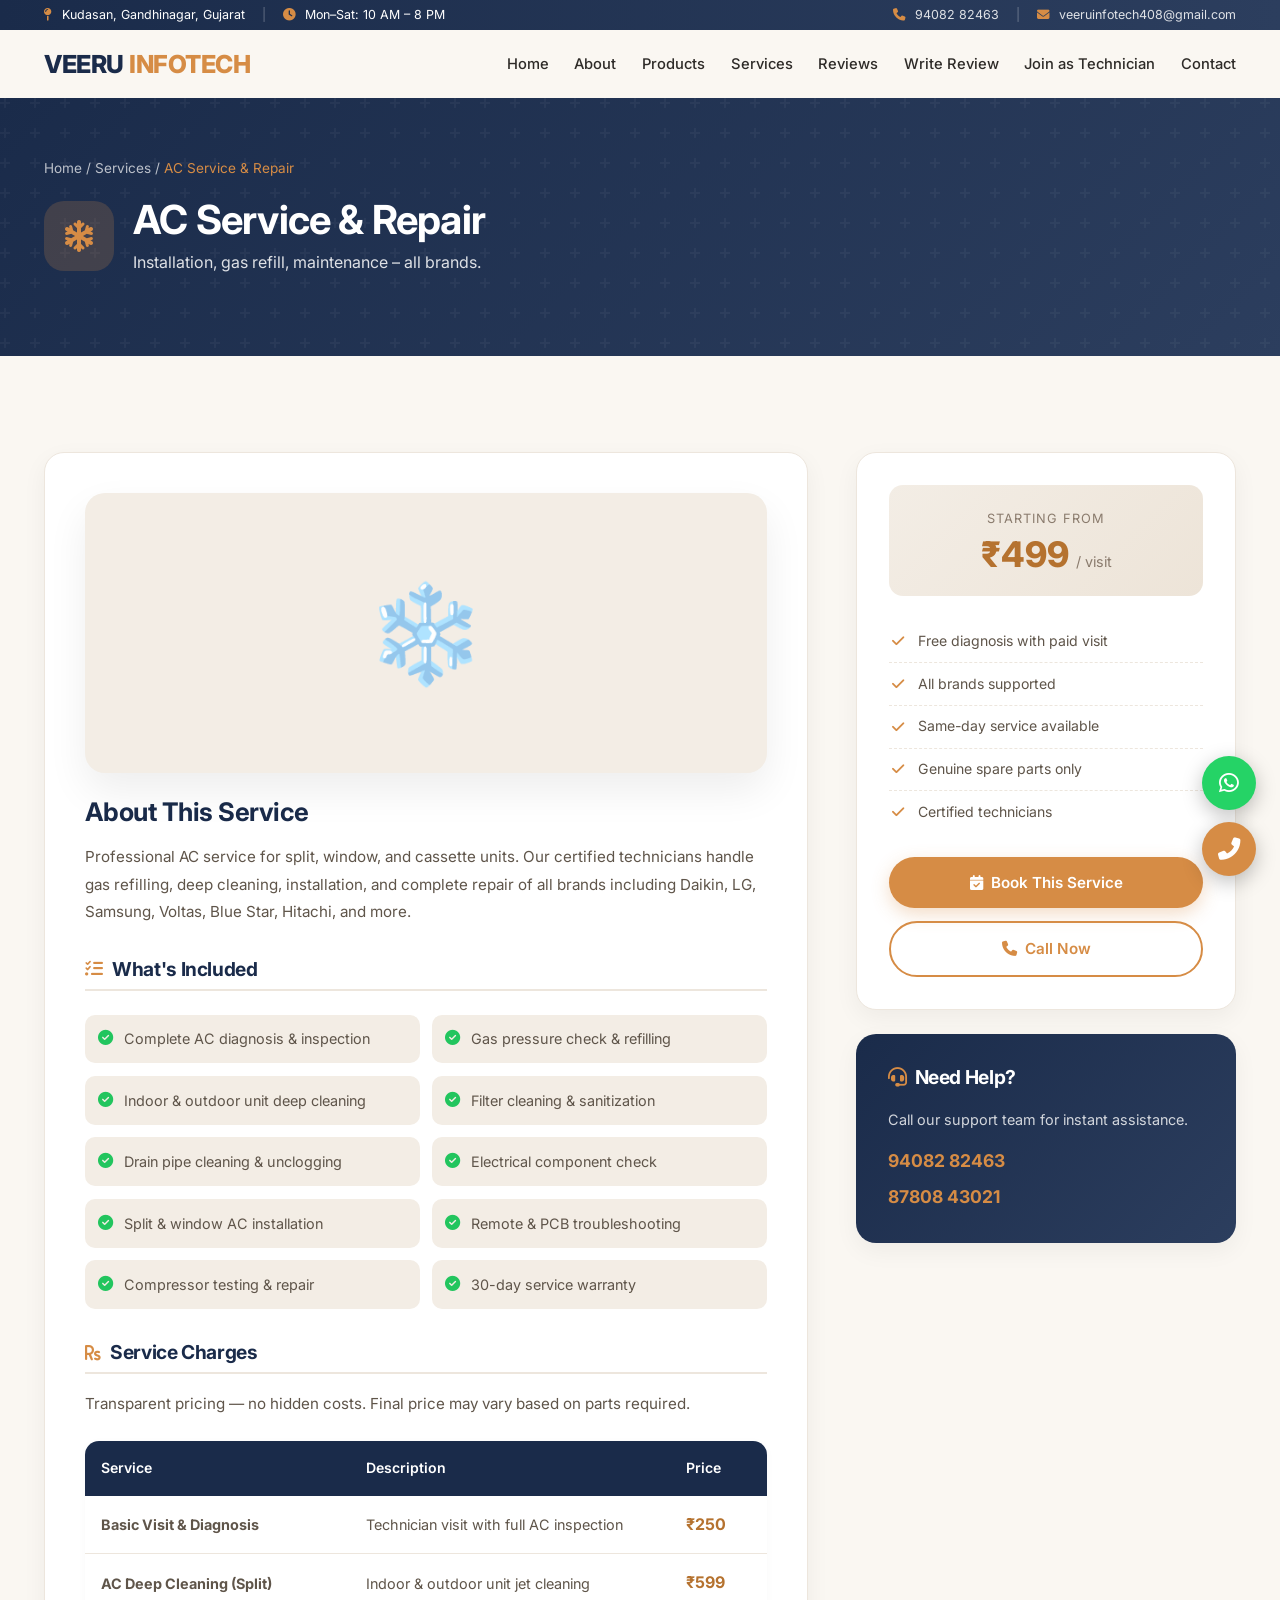
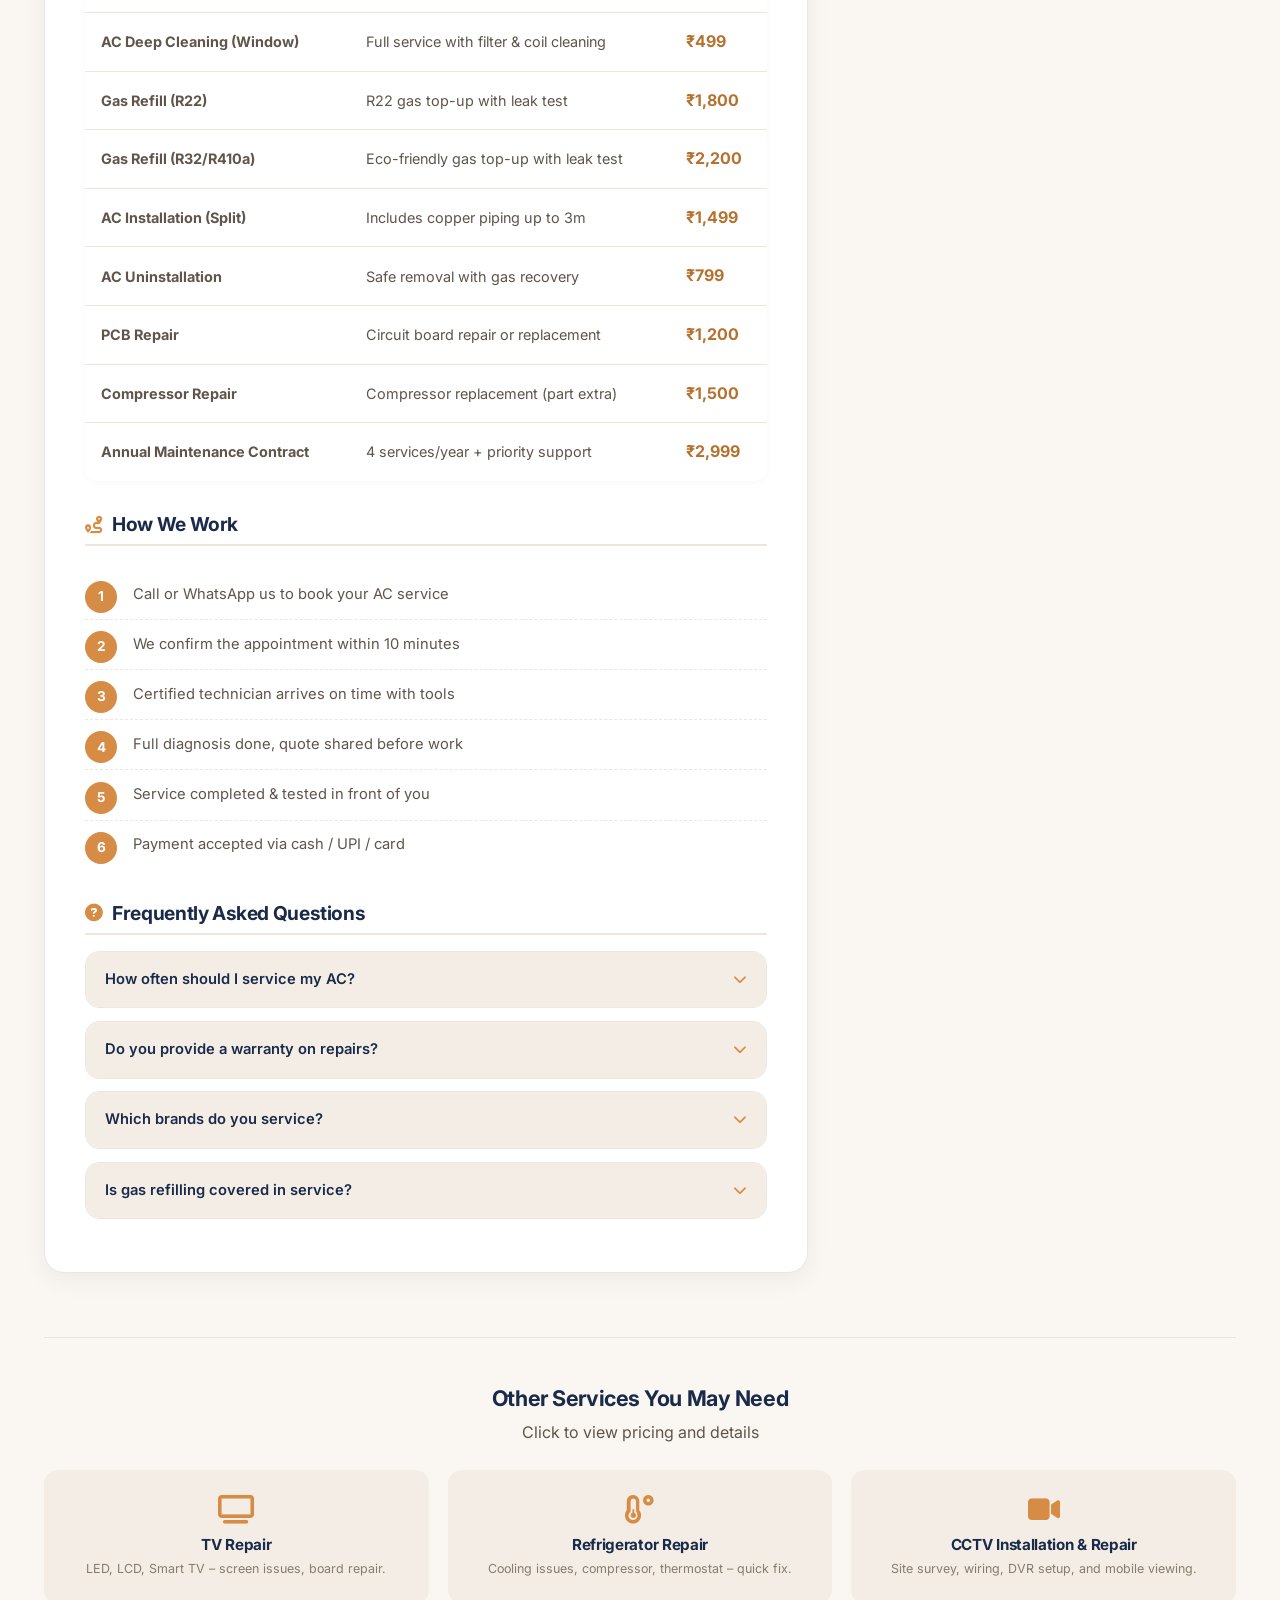
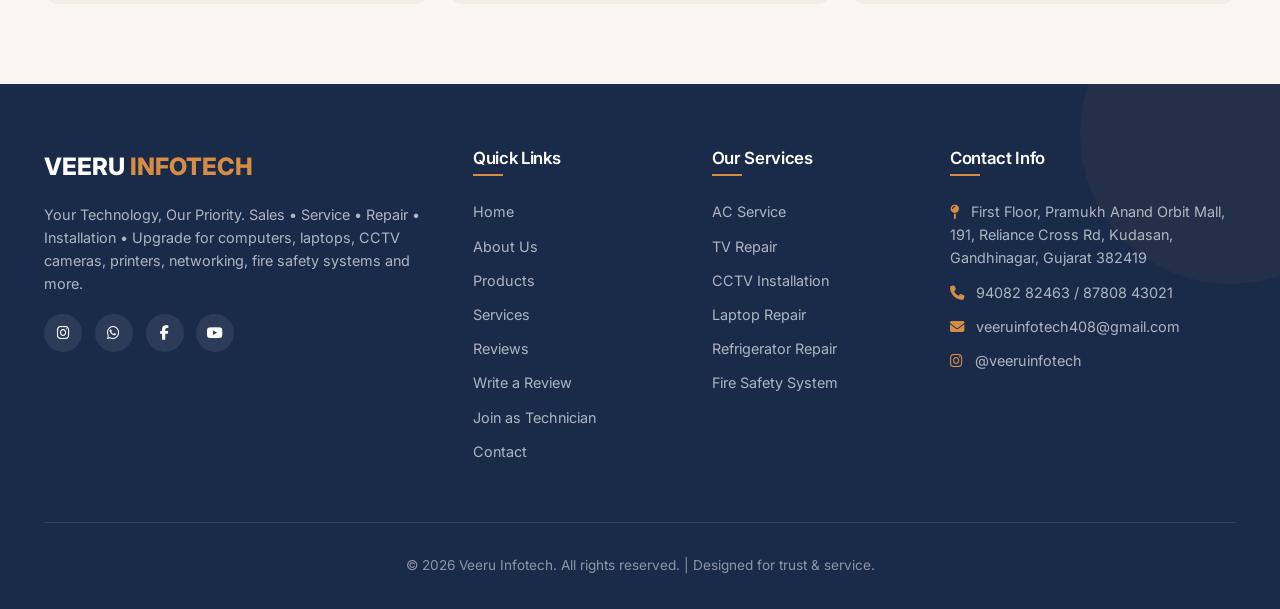
<file: veeru-infotech/service-detail.html>
<!DOCTYPE html>
<html lang="en">
<head>
  <meta charset="UTF-8">
  <meta name="viewport" content="width=device-width, initial-scale=1.0">
  <title>Service Details – Veeru Infotech</title>
  <link rel="preconnect" href="https://fonts.googleapis.com">
  <link rel="preconnect" href="https://fonts.gstatic.com" crossorigin>
  <link href="https://fonts.googleapis.com/css2?family=Inter:wght@300;400;500;600;700;800;900&display=swap" rel="stylesheet">
  <link rel="stylesheet" href="https://cdnjs.cloudflare.com/ajax/libs/font-awesome/6.5.0/css/all.min.css">
  <link rel="stylesheet" href="css/style.css">
</head>
<body>
  <div id="popup-slot"></div>
  <div id="topbar-slot"></div>
  <div id="header-slot"></div>

  <main id="serviceDetailApp"></main>

  <div id="footer-slot"></div>
  <div id="floating-slot"></div>

  <script src="js/config.js"></script>
  <script src="js/data.js"></script>
  <script src="js/popup.js"></script>
  <script src="js/partials.js"></script>
  <script src="js/main.js"></script>
  <script src="js/service-detail.js"></script>
</body>
</html>
</file>
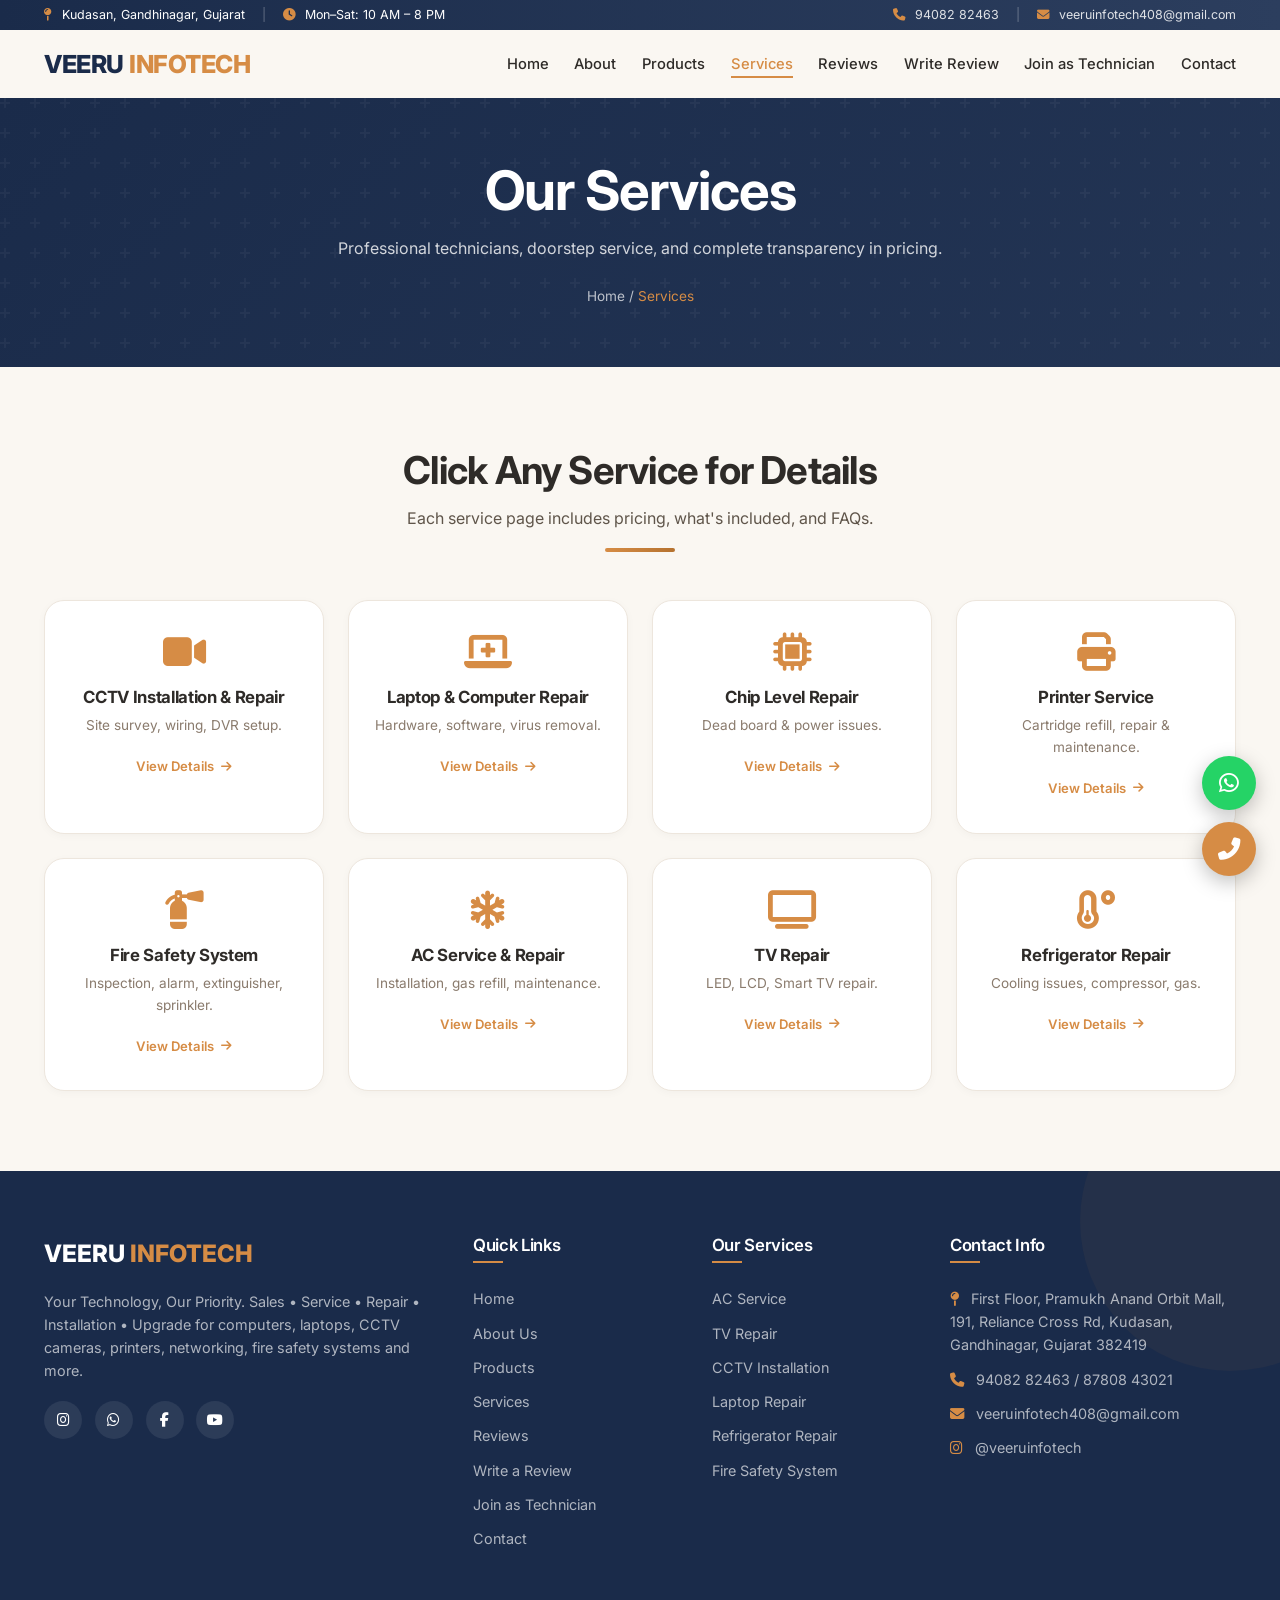
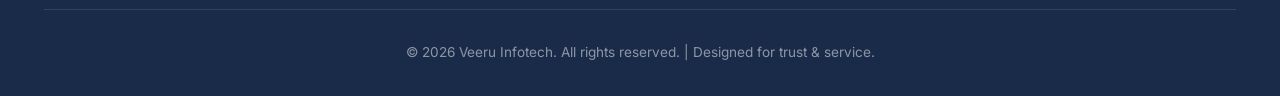
<file: veeru-infotech/services.html>
<!DOCTYPE html>
<html lang="en">
<head>
  <meta charset="UTF-8">
  <meta name="viewport" content="width=device-width, initial-scale=1.0">
  <title>Services – Veeru Infotech</title>
  <link rel="preconnect" href="https://fonts.googleapis.com">
  <link rel="preconnect" href="https://fonts.gstatic.com" crossorigin>
  <link href="https://fonts.googleapis.com/css2?family=Inter:wght@300;400;500;600;700;800;900&display=swap" rel="stylesheet">
  <link rel="stylesheet" href="https://cdnjs.cloudflare.com/ajax/libs/font-awesome/6.5.0/css/all.min.css">
  <link rel="stylesheet" href="css/style.css">
</head>
<body>
  <div id="popup-slot"></div>
  <div id="topbar-slot"></div>
  <div id="header-slot"></div>

  <main>
    <div class="page-banner">
      <h1>Our Services</h1>
      <p>Professional technicians, doorstep service, and complete transparency in pricing.</p>
      <div class="breadcrumb"><a href="index.html">Home</a> / <span>Services</span></div>
    </div>
    <section class="services-section">
      <div class="container">
        <div class="section-title reveal">
          <h2>Click Any Service for Details</h2>
          <p>Each service page includes pricing, what's included, and FAQs.</p>
        </div>
        <div class="services-grid">
          <a href="service-detail.html?id=cctv" class="service-card reveal"><i class="fas fa-video"></i><h3>CCTV Installation & Repair</h3><p>Site survey, wiring, DVR setup.</p><span class="card-link">View Details <i class="fas fa-arrow-right"></i></span></a>
          <a href="service-detail.html?id=laptop" class="service-card reveal"><i class="fas fa-laptop-medical"></i><h3>Laptop & Computer Repair</h3><p>Hardware, software, virus removal.</p><span class="card-link">View Details <i class="fas fa-arrow-right"></i></span></a>
          <a href="service-detail.html?id=chip" class="service-card reveal"><i class="fas fa-microchip"></i><h3>Chip Level Repair</h3><p>Dead board & power issues.</p><span class="card-link">View Details <i class="fas fa-arrow-right"></i></span></a>
          <a href="service-detail.html?id=printer" class="service-card reveal"><i class="fas fa-print"></i><h3>Printer Service</h3><p>Cartridge refill, repair & maintenance.</p><span class="card-link">View Details <i class="fas fa-arrow-right"></i></span></a>
          <a href="service-detail.html?id=fire-safety" class="service-card reveal"><i class="fas fa-fire-extinguisher"></i><h3>Fire Safety System</h3><p>Inspection, alarm, extinguisher, sprinkler.</p><span class="card-link">View Details <i class="fas fa-arrow-right"></i></span></a>
          <a href="service-detail.html?id=ac" class="service-card reveal"><i class="fas fa-snowflake"></i><h3>AC Service & Repair</h3><p>Installation, gas refill, maintenance.</p><span class="card-link">View Details <i class="fas fa-arrow-right"></i></span></a>
          <a href="service-detail.html?id=tv" class="service-card reveal"><i class="fas fa-tv"></i><h3>TV Repair</h3><p>LED, LCD, Smart TV repair.</p><span class="card-link">View Details <i class="fas fa-arrow-right"></i></span></a>
          <a href="service-detail.html?id=fridge" class="service-card reveal"><i class="fas fa-temperature-low"></i><h3>Refrigerator Repair</h3><p>Cooling issues, compressor, gas.</p><span class="card-link">View Details <i class="fas fa-arrow-right"></i></span></a>
        </div>
      </div>
    </section>
  </main>

  <div id="footer-slot"></div>
  <div id="floating-slot"></div>

  <script src="js/config.js"></script>
  <script src="js/data.js"></script>
  <script src="js/popup.js"></script>
  <script src="js/partials.js"></script>
  <script src="js/main.js"></script>
</body>
</html>
</file>
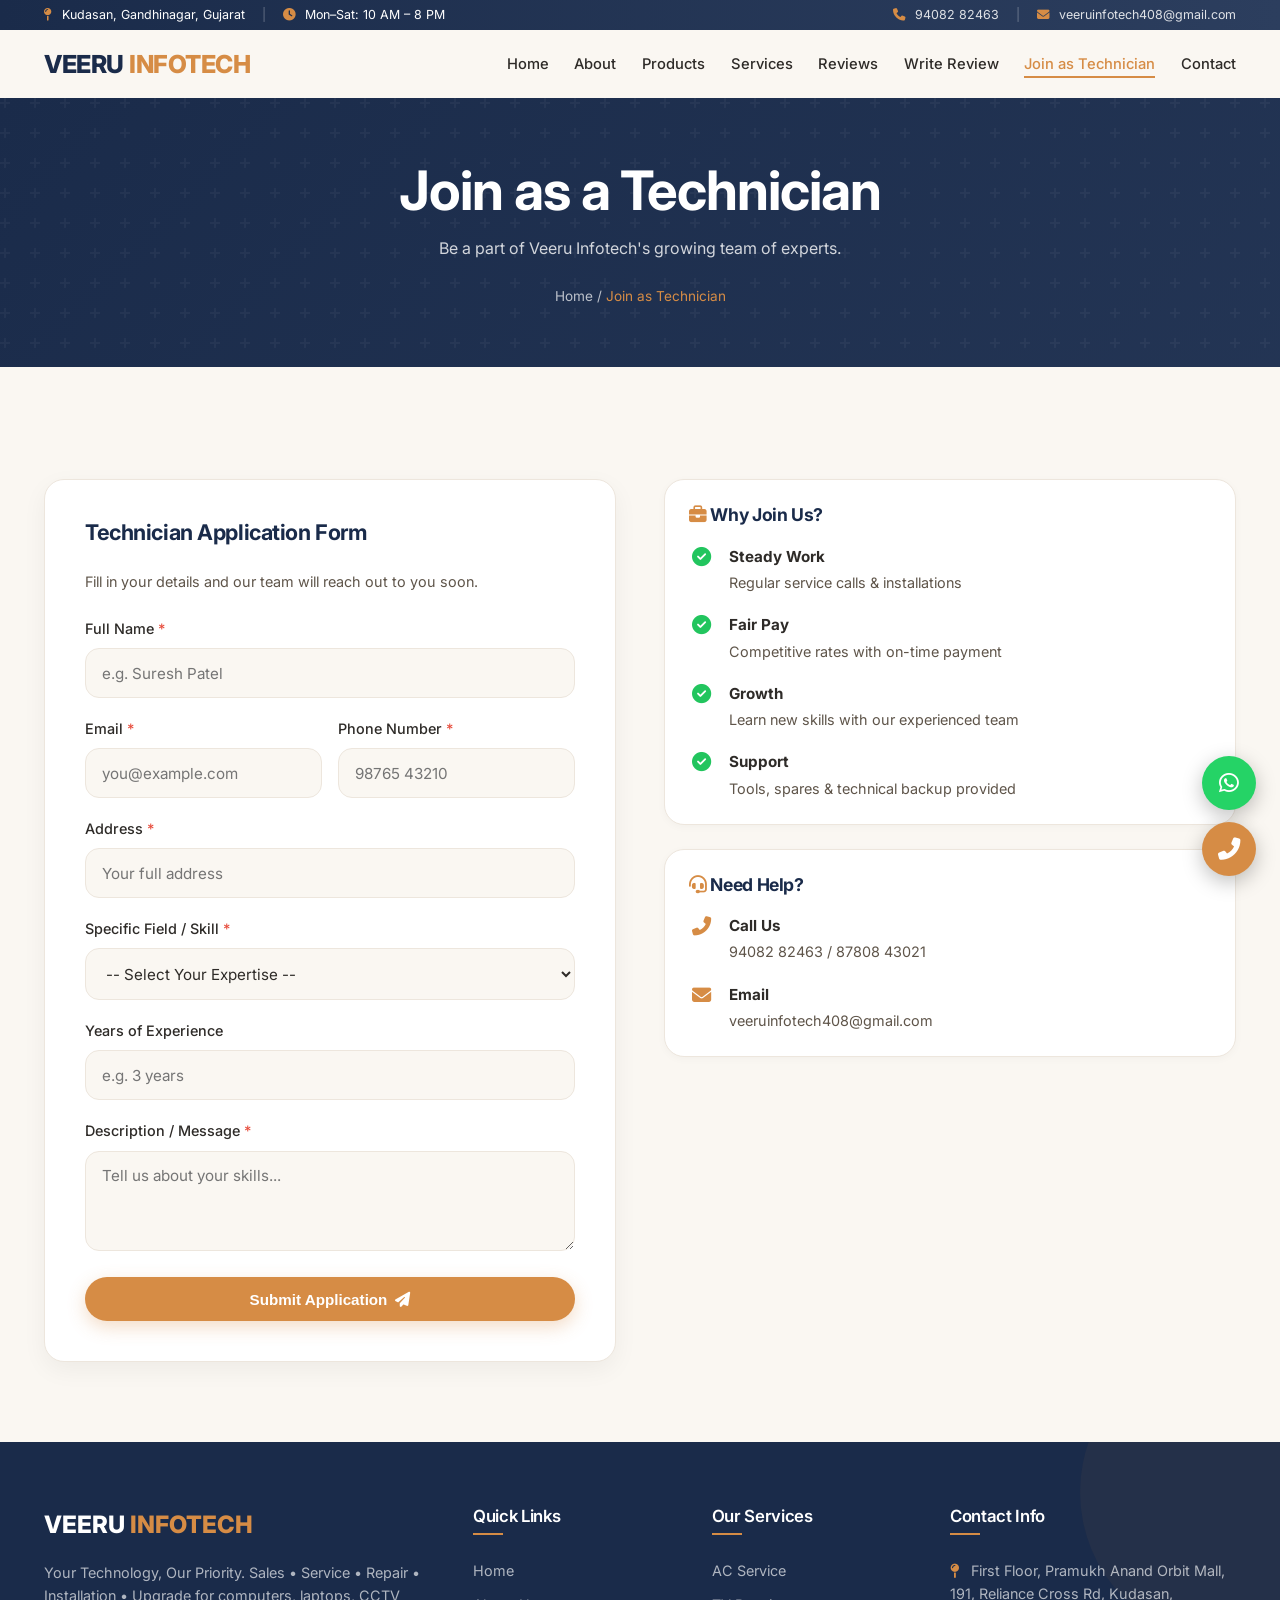
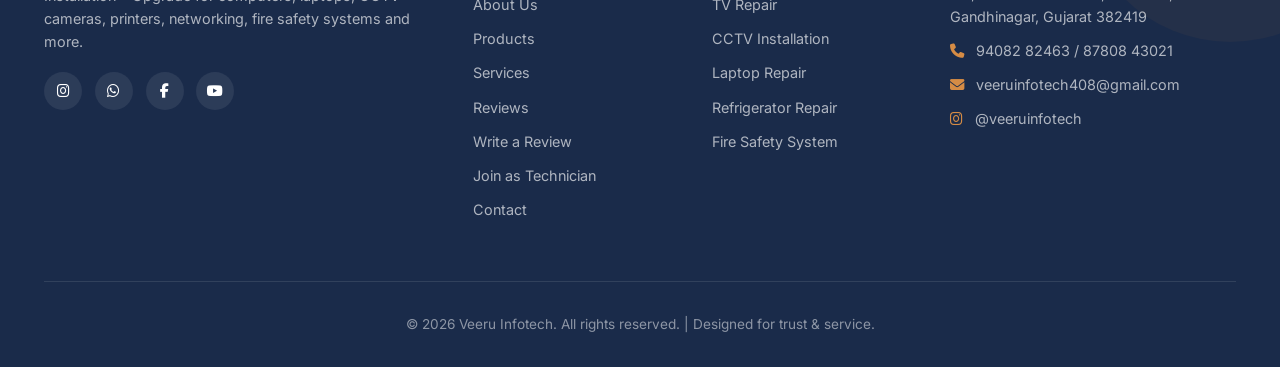
<file: veeru-infotech/technician.html>
<!DOCTYPE html>
<html lang="en">
<head>
  <meta charset="UTF-8">
  <meta name="viewport" content="width=device-width, initial-scale=1.0">
  <title>Join as Technician – Veeru Infotech</title>
  <link rel="preconnect" href="https://fonts.googleapis.com">
  <link rel="preconnect" href="https://fonts.gstatic.com" crossorigin>
  <link href="https://fonts.googleapis.com/css2?family=Inter:wght@300;400;500;600;700;800;900&display=swap" rel="stylesheet">
  <link rel="stylesheet" href="https://cdnjs.cloudflare.com/ajax/libs/font-awesome/6.5.0/css/all.min.css">
  <link rel="stylesheet" href="css/style.css">
</head>
<body>
  <div id="popup-slot"></div>
  <div id="topbar-slot"></div>
  <div id="header-slot"></div>

  <main>
    <div class="page-banner">
      <h1>Join as a Technician</h1>
      <p>Be a part of Veeru Infotech's growing team of experts.</p>
      <div class="breadcrumb"><a href="index.html">Home</a> / <span>Join as Technician</span></div>
    </div>
    <section class="contact-section">
      <div class="container">
        <div class="contact-grid">
          <div class="contact-form-wrapper reveal">
            <h3>Technician Application Form</h3>
            <p style="color: var(--text-medium); font-size: 0.9rem; margin-bottom: 1.5rem;">Fill in your details and our team will reach out to you soon.</p>
            <form id="technicianForm" action="https://api.web3forms.com/submit" method="POST">
              <input type="hidden" name="access_key" value="e4bff3d8-d9e6-4ee5-aa7f-dca1505ad66b">
              <input type="hidden" name="subject" value="New Technician Application - Veeru Infotech">
              <input type="hidden" name="formatted_email" id="techFormattedEmail" value="">
              <input type="hidden" name="Form Type" value="Technician Application">

              <div class="form-group">
                <label for="techName">Full Name <span class="required">*</span></label>
                <input type="text" id="techName" name="Technician Name" required placeholder="e.g. Suresh Patel">
              </div>
              <div class="form-row">
                <div class="form-group">
                  <label for="techEmail">Email <span class="required">*</span></label>
                  <input type="email" id="techEmail" name="Email" required placeholder="you@example.com">
                </div>
                <div class="form-group">
                  <label for="techPhone">Phone Number <span class="required">*</span></label>
                  <input type="tel" id="techPhone" name="Phone" required placeholder="98765 43210">
                </div>
              </div>
              <div class="form-group">
                <label for="techAddress">Address <span class="required">*</span></label>
                <input type="text" id="techAddress" name="Address" required placeholder="Your full address">
              </div>
              <div class="form-group">
                <label for="techField">Specific Field / Skill <span class="required">*</span></label>
                <select id="techField" name="Specific Field" required>
                  <option value="">-- Select Your Expertise --</option>
                  <option value="AC">AC (Air Conditioner)</option>
                  <option value="TV">TV Repair</option>
                  <option value="Laptop">Laptop / Computer</option>
                  <option value="CCTV">CCTV Installation & Repair</option>
                  <option value="Printer">Printer Service</option>
                  <option value="Fire Safety">Fire Safety System</option>
                  <option value="Networking">Networking</option>
                  <option value="Other">Other</option>
                </select>
              </div>
              <div class="form-group" id="techOtherGroup" style="display: none;">
                <label for="techOther">Please specify your field <span class="required">*</span></label>
                <input type="text" id="techOther" name="Other Field">
              </div>
              <div class="form-group">
                <label for="techExperience">Years of Experience</label>
                <input type="text" id="techExperience" name="Experience" placeholder="e.g. 3 years">
              </div>
              <div class="form-group">
                <label for="techDescription">Description / Message <span class="required">*</span></label>
                <textarea id="techDescription" name="Description" required placeholder="Tell us about your skills..."></textarea>
              </div>
              <div class="text-center"><button type="submit" class="btn" style="width: 100%;">Submit Application <i class="fas fa-paper-plane"></i></button></div>
            </form>
          </div>
          <div class="contact-info-wrapper reveal">
            <div class="contact-info-card" style="margin-bottom: 1.5rem;">
              <h3 style="color: var(--navy); margin-bottom: 1.2rem; font-size: 1.1rem;"><i class="fas fa-briefcase" style="color: var(--accent);"></i> Why Join Us?</h3>
              <div class="contact-info-item"><i class="fas fa-check-circle" style="color: var(--green);"></i><div><strong>Steady Work</strong><p>Regular service calls & installations</p></div></div>
              <div class="contact-info-item"><i class="fas fa-check-circle" style="color: var(--green);"></i><div><strong>Fair Pay</strong><p>Competitive rates with on-time payment</p></div></div>
              <div class="contact-info-item"><i class="fas fa-check-circle" style="color: var(--green);"></i><div><strong>Growth</strong><p>Learn new skills with our experienced team</p></div></div>
              <div class="contact-info-item"><i class="fas fa-check-circle" style="color: var(--green);"></i><div><strong>Support</strong><p>Tools, spares & technical backup provided</p></div></div>
            </div>
            <div class="contact-info-card">
              <h3 style="color: var(--navy); margin-bottom: 1.2rem; font-size: 1.1rem;"><i class="fas fa-headset" style="color: var(--accent);"></i> Need Help?</h3>
              <div class="contact-info-item"><i class="fas fa-phone-alt"></i><div><strong>Call Us</strong><p>94082 82463 / 87808 43021</p></div></div>
              <div class="contact-info-item"><i class="fas fa-envelope"></i><div><strong>Email</strong><p>veeruinfotech408@gmail.com</p></div></div>
            </div>
          </div>
        </div>
      </div>
    </section>
  </main>

  <div id="footer-slot"></div>
  <div id="floating-slot"></div>

  <script src="js/config.js"></script>
  <script src="js/data.js"></script>
  <script src="js/popup.js"></script>
  <script src="js/partials.js"></script>
  <script src="js/main.js"></script>
  <script src="js/forms.js"></script>
</body>
</html>
</file>
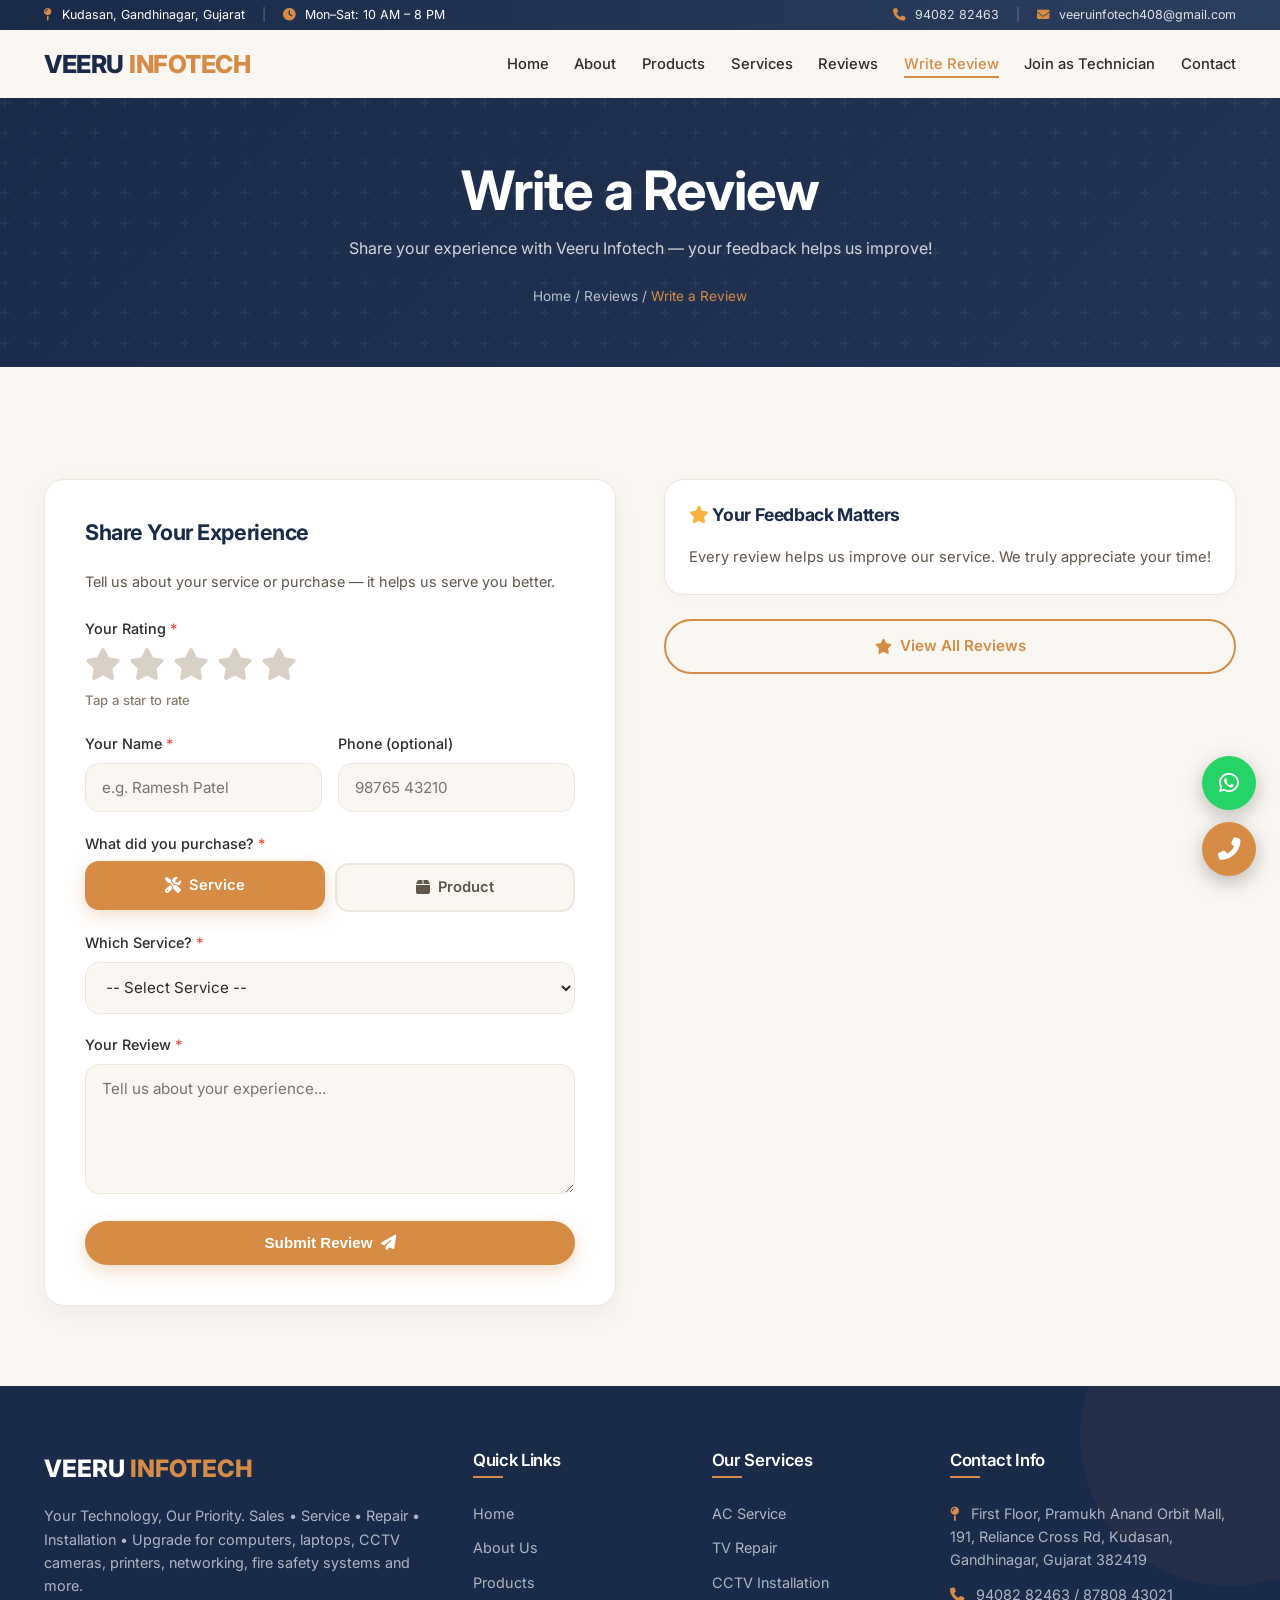
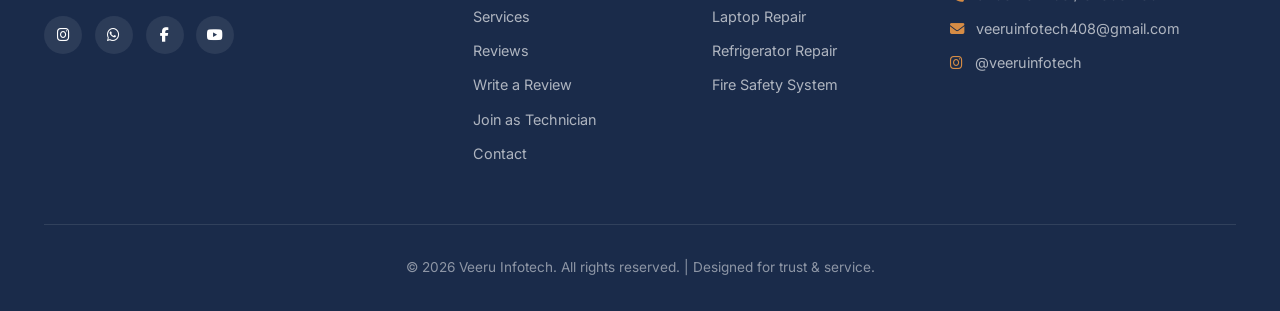
<file: veeru-infotech/write-review.html>
<!DOCTYPE html>
<html lang="en">
<head>
  <meta charset="UTF-8">
  <meta name="viewport" content="width=device-width, initial-scale=1.0">
  <title>Write a Review – Veeru Infotech</title>
  <link rel="preconnect" href="https://fonts.googleapis.com">
  <link rel="preconnect" href="https://fonts.gstatic.com" crossorigin>
  <link href="https://fonts.googleapis.com/css2?family=Inter:wght@300;400;500;600;700;800;900&display=swap" rel="stylesheet">
  <link rel="stylesheet" href="https://cdnjs.cloudflare.com/ajax/libs/font-awesome/6.5.0/css/all.min.css">
  <link rel="stylesheet" href="css/style.css">
</head>
<body>
  <div id="popup-slot"></div>
  <div id="topbar-slot"></div>
  <div id="header-slot"></div>

  <main>
    <div class="page-banner">
      <h1>Write a Review</h1>
      <p>Share your experience with Veeru Infotech — your feedback helps us improve!</p>
      <div class="breadcrumb"><a href="index.html">Home</a> / <a href="reviews.html">Reviews</a> / <span>Write a Review</span></div>
    </div>
    <section class="contact-section">
      <div class="container">
        <div class="contact-grid">
          <div class="contact-form-wrapper reveal">
            <h3>Share Your Experience</h3>
            <p style="color: var(--text-medium); font-size: 0.9rem; margin-bottom: 1.5rem;">Tell us about your service or purchase — it helps us serve you better.</p>
            <form id="reviewForm" action="https://api.web3forms.com/submit" method="POST">
              <input type="hidden" name="access_key" value="e4bff3d8-d9e6-4ee5-aa7f-dca1505ad66b">
              <input type="hidden" name="subject" value="New Review - Veeru Infotech">
              <input type="hidden" name="formatted_email" id="reviewFormattedEmail" value="">
              <input type="hidden" name="Form Type" value="Customer Review">

              <div class="form-group">
                <label>Your Rating <span class="required">*</span></label>
                <div class="star-rating" id="starRating">
                  <i class="fas fa-star" data-rating="1"></i>
                  <i class="fas fa-star" data-rating="2"></i>
                  <i class="fas fa-star" data-rating="3"></i>
                  <i class="fas fa-star" data-rating="4"></i>
                  <i class="fas fa-star" data-rating="5"></i>
                </div>
                <input type="hidden" id="ratingValue" name="Rating" required>
                <span class="rating-text" id="ratingText">Tap a star to rate</span>
              </div>

              <div class="form-row">
                <div class="form-group">
                  <label for="revName">Your Name <span class="required">*</span></label>
                  <input type="text" id="revName" name="Customer Name" required placeholder="e.g. Ramesh Patel">
                </div>
                <div class="form-group">
                  <label for="revPhone">Phone (optional)</label>
                  <input type="tel" id="revPhone" name="Phone" placeholder="98765 43210">
                </div>
              </div>

              <div class="form-group">
                <label>What did you purchase? <span class="required">*</span></label>
                <div class="toggle-group" id="revTypeToggle">
                  <button type="button" class="toggle-btn active" data-type="Service"><i class="fas fa-tools"></i> Service</button>
                  <button type="button" class="toggle-btn" data-type="Product"><i class="fas fa-box"></i> Product</button>
                </div>
                <input type="hidden" id="revType" name="Review Type" value="Service" required>
              </div>

              <div class="form-group" id="revServiceGroup">
                <label for="revService">Which Service? <span class="required">*</span></label>
                <select id="revService" name="Service">
                  <option value="">-- Select Service --</option>
                  <option value="AC Service & Repair">AC Service & Repair</option>
                  <option value="TV Repair">TV Repair</option>
                  <option value="Refrigerator Repair">Refrigerator Repair</option>
                  <option value="CCTV Installation">CCTV Installation</option>
                  <option value="CCTV Repair">CCTV Repair</option>
                  <option value="Laptop Repair">Laptop Repair</option>
                  <option value="Computer Repair">Computer Repair</option>
                  <option value="Chip Level Repair">Chip Level Repair</option>
                  <option value="Printer Service">Printer Service</option>
                  <option value="Fire Safety System">Fire Safety System</option>
                  <option value="Networking">Networking</option>
                  <option value="SSD / RAM Upgrade">SSD / RAM Upgrade</option>
                  <option value="AMC / Maintenance">AMC / Maintenance</option>
                </select>
              </div>

              <div class="form-group" id="revProductGroup" style="display: none;">
                <label for="revProduct">Product Details <span class="required">*</span></label>
                <input type="text" id="revProduct" name="Product Details" placeholder="e.g. HP Laptop 15s, i5 11th Gen">
              </div>

              <div class="form-group">
                <label for="revDescription">Your Review <span class="required">*</span></label>
                <textarea id="revDescription" name="Review Description" required placeholder="Tell us about your experience..." style="min-height: 130px;"></textarea>
              </div>

              <div class="text-center">
                <button type="submit" class="btn" style="width: 100%;">Submit Review <i class="fas fa-paper-plane"></i></button>
              </div>
            </form>
          </div>
          <div class="contact-info-wrapper reveal">
            <div class="contact-info-card" style="margin-bottom: 1.5rem;">
              <h3 style="color: var(--navy); margin-bottom: 1.2rem; font-size: 1.1rem;"><i class="fas fa-star" style="color: #f5b342;"></i> Your Feedback Matters</h3>
              <p style="color: var(--text-medium); font-size: 0.92rem; line-height: 1.7;">Every review helps us improve our service. We truly appreciate your time!</p>
            </div>
            <a href="reviews.html" class="btn btn-outline" style="width: 100%;"><i class="fas fa-star"></i> View All Reviews</a>
          </div>
        </div>
      </div>
    </section>
  </main>

  <div id="footer-slot"></div>
  <div id="floating-slot"></div>

  <script src="js/config.js"></script>
  <script src="js/data.js"></script>
  <script src="js/popup.js"></script>
  <script src="js/partials.js"></script>
  <script src="js/main.js"></script>
  <script src="js/forms.js"></script>
</body>
</html>
</file>
<file: veeru-infotech/css/style.css>
/* ============================================================
       GLOBAL RESET & WARM COLOR PALETTE
       ============================================================ */
    * { margin: 0; padding: 0; box-sizing: border-box; }

    :root {
      --bg-primary: #faf7f2;
      --bg-secondary: #f3ede5;
      --bg-tertiary: #ede4d8;
      --bg-card: #ffffff;
      --text-dark: #2e2b28;
      --text-medium: #5f554a;
      --text-light: #8a7b6d;
      --accent: #d68c45;
      --accent-dark: #b5722f;
      --accent-light: #f0d9c0;
      --navy: #1a2b4a;
      --navy-light: #2c3e5e;
      --green: #22c55e;
      --border-light: #ede6dd;
      --shadow-sm: 0 2px 8px rgba(0,0,0,0.03);
      --shadow-md: 0 8px 24px rgba(0,0,0,0.05);
      --shadow-lg: 0 18px 40px rgba(0,0,0,0.07);
      --shadow-xl: 0 25px 60px rgba(0,0,0,0.1);
      --radius: 20px;
      --radius-sm: 14px;
      --radius-xs: 10px;
      --transition: all 0.35s cubic-bezier(0.25, 0.46, 0.45, 0.94);
      --transition-slow: all 0.6s cubic-bezier(0.25, 0.46, 0.45, 0.94);
      --topbar-height: 30px;
      --header-height: 68px;
    }

    /* ============================================================
       FESTIVE OFFER POPUP — Fully Configurable
       ============================================================ */
    .festive-popup-overlay {
      position: fixed;
      inset: 0;
      background: rgba(26, 43, 74, 0.75);
      backdrop-filter: blur(6px);
      -webkit-backdrop-filter: blur(6px);
      z-index: 10000;
      display: flex;
      align-items: center;
      justify-content: center;
      padding: 16px;
      opacity: 0;
      visibility: hidden;
      transition: opacity 0.4s ease, visibility 0.4s ease;
    }
    .festive-popup-overlay.show { opacity: 1; visibility: visible; }
    .festive-popup {
      background: linear-gradient(135deg, #ffffff 0%, #fff8f0 100%);
      border-radius: 24px;
      max-width: 480px;
      width: 100%;
      max-height: calc(100vh - 32px);
      overflow-y: auto;
      overflow-x: hidden;
      position: relative;
      box-shadow: 0 30px 80px rgba(0,0,0,0.35);
      transform: scale(0.85) translateY(30px);
      transition: transform 0.5s cubic-bezier(0.25, 0.46, 0.45, 0.94);
      border: 3px solid #d68c45;
      -webkit-overflow-scrolling: touch;
    }
    .festive-popup::-webkit-scrollbar { width: 6px; }
    .festive-popup::-webkit-scrollbar-track { background: transparent; }
    .festive-popup::-webkit-scrollbar-thumb { background: #d68c45; border-radius: 10px; }
    .festive-popup-overlay.show .festive-popup { transform: scale(1) translateY(0); }
    .festive-popup::before {
      content: '';
      position: absolute;
      top: 0; left: 0; right: 0;
      height: 8px;
      background: linear-gradient(90deg, #d68c45, #e74c3c, #f5b342, #d68c45, #e74c3c, #f5b342);
      background-size: 300% 100%;
      animation: gradientShift 4s ease infinite;
      z-index: 1;
      border-radius: 21px 21px 0 0;
    }
    .festive-close {
      position: absolute;
      top: 20px; right: 20px;
      width: 38px; height: 38px;
      border-radius: 50%;
      background: #ffffff;
      border: 2px solid #e74c3c;
      color: #e74c3c;
      font-size: 1rem;
      font-weight: 700;
      line-height: 1;
      padding: 0;
      cursor: pointer;
      display: flex;
      align-items: center;
      justify-content: center;
      transition: all 0.3s cubic-bezier(0.25, 0.46, 0.45, 0.94);
      z-index: 999;
      box-shadow: 0 3px 12px rgba(0,0,0,0.15);
      -webkit-tap-highlight-color: transparent;
      touch-action: manipulation;
    }
    .festive-close i { pointer-events: none; font-size: 1rem; line-height: 1; }
    .festive-close:hover {
      background: #e74c3c;
      color: #ffffff;
      border-color: #e74c3c;
      transform: rotate(90deg) scale(1.08);
      box-shadow: 0 5px 18px rgba(231, 76, 60, 0.45);
    }
    .festive-close:active { transform: rotate(90deg) scale(0.92); }
    .festive-close:focus-visible { outline: 3px solid #f5b342; outline-offset: 2px; }
    .festive-popup-body { padding: 52px 30px 30px; text-align: center; position: relative; z-index: 2; }
    .festive-emoji-row { font-size: 1.8rem; letter-spacing: 0.5rem; margin-bottom: 12px; animation: float 3s ease-in-out infinite; }
    .festive-badge {
      display: inline-block;
      background: linear-gradient(135deg, #e74c3c, #d68c45);
      color: #fff;
      padding: 6px 18px;
      border-radius: 50px;
      font-size: 0.75rem;
      font-weight: 700;
      letter-spacing: 1.5px;
      text-transform: uppercase;
      margin-bottom: 16px;
      box-shadow: 0 4px 14px rgba(231, 76, 60, 0.35);
      animation: pulse 2s ease-in-out infinite;
    }
    .festive-popup h2 { font-size: 1.9rem; color: var(--navy); margin-bottom: 6px; line-height: 1.15; font-weight: 800; }
    .festive-popup h2 span { color: var(--accent); display: inline-block; }
    .festive-discount-big {
      font-size: 3.5rem;
      font-weight: 900;
      background: linear-gradient(135deg, #d68c45, #e74c3c, #f5b342);
      -webkit-background-clip: text;
      background-clip: text;
      -webkit-text-fill-color: transparent;
      line-height: 1;
      margin: 14px 0 6px;
      letter-spacing: -2px;
      animation: bounceIn 0.8s ease-out;
    }
    .festive-discount-label { font-size: 0.85rem; color: var(--text-medium); font-weight: 600; letter-spacing: 2px; text-transform: uppercase; margin-bottom: 18px; }
    .festive-scope-badge {
      display: inline-block;
      background: var(--accent-light);
      color: var(--accent-dark);
      padding: 8px 16px;
      border-radius: 50px;
      font-size: 0.82rem;
      font-weight: 700;
      margin-bottom: 16px;
      letter-spacing: 0.5px;
    }
    .festive-popup p.festive-desc { color: var(--text-medium); font-size: 0.95rem; line-height: 1.65; margin-bottom: 22px; padding: 0 8px; }
    .festive-popup p.festive-desc strong { color: var(--accent-dark); }
    .festive-chips {
      display: flex;
      flex-wrap: wrap;
      gap: 8px;
      justify-content: center;
      margin-bottom: 22px;
    }
    .festive-chips span {
      background: #fff;
      border: 1px solid var(--border-light);
      padding: 6px 12px;
      border-radius: 50px;
      font-size: 0.75rem;
      color: var(--text-medium);
      font-weight: 600;
    }
    .festive-whatsapp-btn {
      display: flex;
      align-items: center;
      justify-content: center;
      gap: 10px;
      width: 100%;
      padding: 16px 24px;
      background: linear-gradient(135deg, #25D366, #128C7E);
      color: #fff;
      border: none;
      border-radius: 50px;
      font-family: inherit;
      font-size: 1rem;
      font-weight: 700;
      cursor: pointer;
      text-decoration: none;
      transition: var(--transition);
      box-shadow: 0 8px 24px rgba(37, 211, 102, 0.4);
      margin-bottom: 12px;
      -webkit-tap-highlight-color: transparent;
    }
    .festive-whatsapp-btn:hover { transform: translateY(-3px); box-shadow: 0 12px 32px rgba(37, 211, 102, 0.55); }
    .festive-whatsapp-btn i { font-size: 1.3rem; }
    .festive-call-btn {
      display: flex;
      align-items: center;
      justify-content: center;
      gap: 8px;
      width: 100%;
      padding: 12px 24px;
      background: transparent;
      color: var(--navy);
      border: 2px solid var(--border-light);
      border-radius: 50px;
      font-family: inherit;
      font-size: 0.9rem;
      font-weight: 600;
      cursor: pointer;
      text-decoration: none;
      transition: var(--transition);
      -webkit-tap-highlight-color: transparent;
    }
    .festive-call-btn:hover { border-color: var(--accent); color: var(--accent); background: var(--accent-light); }
    .festive-terms { font-size: 0.72rem; color: var(--text-light); margin-top: 16px; line-height: 1.5; }
    .festive-terms i { color: var(--accent); margin-right: 4px; }
    .festive-confetti {
      position: absolute;
      width: 8px; height: 8px;
      border-radius: 50%;
      pointer-events: none;
      opacity: 0.7;
      animation: floatUp 3s ease-in infinite;
    }
    @keyframes floatUp {
      0% { transform: translateY(0) rotate(0deg); opacity: 0; }
      20% { opacity: 0.8; }
      100% { transform: translateY(-120px) rotate(360deg); opacity: 0; }
    }
    @media (max-width: 768px) {
      .festive-popup-overlay { padding: 12px; }
      .festive-popup { max-width: 100%; border-radius: 20px; }
      .festive-popup-body { padding: 50px 24px 26px; }
      .festive-popup h2 { font-size: 1.6rem; }
      .festive-discount-big { font-size: 3rem; }
      .festive-close { top: 16px; right: 16px; width: 38px; height: 38px; }
    }
    @media (max-width: 480px) {
      .festive-popup { border-radius: 18px; border-width: 2px; max-height: calc(100vh - 24px); }
      .festive-popup::before { border-radius: 16px 16px 0 0; height: 6px; }
      .festive-popup-body { padding: 48px 18px 22px; }
      .festive-popup h2 { font-size: 1.4rem; }
      .festive-discount-big { font-size: 2.8rem; }
      .festive-emoji-row { font-size: 1.4rem; letter-spacing: 0.25rem; margin-bottom: 10px; }
      .festive-badge { font-size: 0.68rem; padding: 5px 14px; letter-spacing: 1px; }
      .festive-discount-label { font-size: 0.78rem; letter-spacing: 1.5px; margin-bottom: 14px; }
      .festive-popup p.festive-desc { font-size: 0.88rem; padding: 0; margin-bottom: 18px; }
      .festive-whatsapp-btn { padding: 14px 18px; font-size: 0.92rem; }
      .festive-whatsapp-btn i { font-size: 1.15rem; }
      .festive-call-btn { padding: 11px 18px; font-size: 0.85rem; }
      .festive-terms { font-size: 0.68rem; margin-top: 14px; }
      .festive-close { top: 14px; right: 14px; width: 36px; height: 36px; }
      .festive-close i { font-size: 0.95rem; }
    }
    @media (max-width: 380px) {
      .festive-popup-overlay { padding: 8px; }
      .festive-popup { border-radius: 16px; max-height: calc(100vh - 16px); }
      .festive-popup-body { padding: 46px 14px 20px; }
      .festive-popup h2 { font-size: 1.25rem; }
      .festive-discount-big { font-size: 2.4rem; letter-spacing: -1px; }
      .festive-emoji-row { font-size: 1.2rem; letter-spacing: 0.2rem; }
      .festive-badge { font-size: 0.62rem; padding: 4px 12px; }
      .festive-popup p.festive-desc { font-size: 0.82rem; }
      .festive-whatsapp-btn { padding: 13px 16px; font-size: 0.88rem; }
      .festive-call-btn { padding: 10px 16px; font-size: 0.8rem; }
      .festive-close { top: 12px; right: 12px; width: 34px; height: 34px; }
      .festive-close i { font-size: 0.85rem; }
    }

    /* ============================================================
       PRODUCT FILTER TABS
       ============================================================ */
    .filter-tabs {
      display: flex;
      flex-wrap: wrap;
      gap: 0.6rem;
      justify-content: center;
      margin-bottom: 2.5rem;
      padding: 0 10px;
    }
    .filter-tab {
      background: var(--bg-card);
      border: 1.5px solid var(--border-light);
      color: var(--text-medium);
      padding: 0.55rem 1.2rem;
      border-radius: 50px;
      font-family: inherit;
      font-size: 0.85rem;
      font-weight: 600;
      cursor: pointer;
      transition: var(--transition);
      white-space: nowrap;
    }
    .filter-tab:hover { border-color: var(--accent); color: var(--accent); background: var(--accent-light); }
    .filter-tab.active {
      background: var(--accent);
      border-color: var(--accent);
      color: #fff;
      box-shadow: 0 4px 14px rgba(214, 140, 69, 0.35);
      transform: translateY(-2px);
    }
    .filter-tab i { margin-right: 0.35rem; font-size: 0.8rem; }
    .product-card.hidden { display: none; }
    .product-card.filter-show { animation: fadeInUp 0.5s ease-out both; }

    .product-alt {
      margin-top: 0.8rem;
      padding-top: 0.8rem;
      border-top: 1px dashed var(--border-light);
    }
    .product-alt-label {
      font-size: 0.7rem;
      color: var(--text-light);
      font-weight: 600;
      text-transform: uppercase;
      letter-spacing: 0.5px;
      margin-bottom: 0.5rem;
    }
    .product-alt-options { display: flex; flex-direction: column; gap: 0.35rem; }
    .product-alt-option {
      display: flex;
      justify-content: space-between;
      align-items: center;
      font-size: 0.78rem;
      color: var(--text-medium);
      padding: 0.4rem 0.6rem;
      background: var(--bg-secondary);
      border-radius: 8px;
      gap: 0.5rem;
    }
    .product-alt-option span:first-child {
      flex: 1;
      overflow: hidden;
      text-overflow: ellipsis;
      white-space: nowrap;
    }
    .product-alt-option .alt-price {
      font-weight: 700;
      color: var(--accent-dark);
      white-space: nowrap;
      font-size: 0.82rem;
    }

    html { scroll-behavior: smooth; }

    body {
      font-family: 'Inter', -apple-system, BlinkMacSystemFont, sans-serif;
      background: var(--bg-primary);
      color: var(--text-dark);
      line-height: 1.6;
      -webkit-font-smoothing: antialiased;
      overflow-x: hidden;
      padding-top: calc(var(--topbar-height) + var(--header-height));
    }

    a { text-decoration: none; color: inherit; }
    ul { list-style: none; }
    img { max-width: 100%; height: auto; display: block; }

    .container { max-width: 1240px; margin: 0 auto; padding: 0 24px; width: 100%; }

    h1, h2, h3, h4, h5 { font-weight: 700; letter-spacing: -0.02em; line-height: 1.2; }
    h1 { font-size: clamp(2rem, 5vw, 3.4rem); }
    h2 { font-size: clamp(1.6rem, 3.5vw, 2.4rem); }
    h3 { font-size: clamp(1.1rem, 2vw, 1.35rem); }

    .section-title { text-align: center; margin-bottom: 3rem; position: relative; }
    .section-title:after {
      content: ''; display: block; width: 70px; height: 4px;
      background: linear-gradient(90deg, var(--accent), var(--accent-dark));
      margin: 1rem auto 0; border-radius: 10px;
    }
    .section-title p { color: var(--text-medium); max-width: 620px; margin: 0.8rem auto 0; font-weight: 400; }

    .btn {
      display: inline-flex; align-items: center; justify-content: center; gap: 0.5rem;
      background: var(--accent); color: #fff; padding: 0.85rem 2rem;
      border-radius: 50px; font-weight: 600; font-size: 0.95rem;
      border: none; cursor: pointer; transition: var(--transition);
      box-shadow: 0 6px 18px rgba(214, 140, 69, 0.3); white-space: nowrap;
      position: relative; overflow: hidden;
    }
    .btn:before {
      content: ''; position: absolute; top: 50%; left: 50%;
      width: 0; height: 0; background: rgba(255,255,255,0.2);
      border-radius: 50%; transform: translate(-50%, -50%);
      transition: width 0.6s, height 0.6s;
    }
    .btn:hover:before { width: 400px; height: 400px; }
    .btn:hover { background: var(--accent-dark); transform: translateY(-3px); box-shadow: 0 10px 24px rgba(214, 140, 69, 0.4); }
    .btn-outline { background: transparent; border: 2px solid var(--accent); color: var(--accent); box-shadow: none; }
    .btn-outline:hover { background: var(--accent); color: #fff; }
    .btn-outline-white { background: transparent; border: 2px solid #fff; color: #fff; box-shadow: none; }
    .btn-outline-white:hover { background: #fff; color: var(--navy); }
    .btn-white { background: #fff; color: var(--navy); box-shadow: 0 6px 18px rgba(0,0,0,0.1); }
    .btn-white:hover { background: #fff; color: var(--accent); }
    .btn-sm { padding: 0.6rem 1.4rem; font-size: 0.85rem; }

    @keyframes fadeInUp { from { opacity: 0; transform: translateY(40px); } to { opacity: 1; transform: translateY(0); } }
    @keyframes fadeIn { from { opacity: 0; } to { opacity: 1; } }
    @keyframes float { 0%, 100% { transform: translateY(0); } 50% { transform: translateY(-15px); } }
    @keyframes slideInLeft { from { opacity: 0; transform: translateX(-50px); } to { opacity: 1; transform: translateX(0); } }
    @keyframes slideInRight { from { opacity: 0; transform: translateX(50px); } to { opacity: 1; transform: translateX(0); } }
    @keyframes pulse { 0%, 100% { transform: scale(1); } 50% { transform: scale(1.08); } }
    @keyframes tickerScroll { 0% { transform: translateX(0); } 100% { transform: translateX(-50%); } }
    @keyframes gradientShift { 0%, 100% { background-position: 0% 50%; } 50% { background-position: 100% 50%; } }
    @keyframes starPulse { 0%, 100% { transform: scale(1); } 50% { transform: scale(1.25); } }
    @keyframes shimmer { 0% { background-position: -200% 0; } 100% { background-position: 200% 0; } }
    @keyframes bounceIn {
      0% { opacity: 0; transform: scale(0.5); }
      60% { opacity: 1; transform: scale(1.08); }
      100% { transform: scale(1); }
    }

    .animate-up { animation: fadeInUp 0.8s ease-out both; }
    .animate-left { animation: slideInLeft 0.8s ease-out both; }
    .animate-right { animation: slideInRight 0.8s ease-out both; }
    .reveal { opacity: 0; transform: translateY(40px); transition: opacity 0.8s ease, transform 0.8s ease; }
    .reveal.active { opacity: 1; transform: translateY(0); }

    .top-bar {
      position: fixed;
      top: 0; left: 0; right: 0;
      height: var(--topbar-height);
      background: linear-gradient(90deg, var(--navy), var(--navy-light));
      color: #fff;
      font-size: 0.78rem;
      z-index: 1002;
      display: flex;
      align-items: center;
    }
    .top-bar-inner {
      display: flex;
      justify-content: space-between;
      align-items: center;
      flex-wrap: nowrap;
      gap: 0.5rem;
      width: 100%;
      white-space: nowrap;
      overflow: hidden;
    }
    .top-bar a { color: rgba(255,255,255,0.85); transition: var(--transition); }
    .top-bar a:hover { color: var(--accent); }
    .top-bar i { color: var(--accent); margin-right: 0.4rem; }
    .top-bar .divider { margin: 0 0.8rem; opacity: 0.3; }

    header {
      position: fixed;
      top: var(--topbar-height);
      left: 0; right: 0;
      width: 100%;
      height: var(--header-height);
      z-index: 1001;
      transition: var(--transition);
      background: transparent;
      display: flex;
      align-items: center;
    }
    header.scrolled {
      background: rgba(255, 255, 255, 0.98);
      backdrop-filter: blur(14px);
      box-shadow: 0 4px 20px rgba(0,0,0,0.06);
    }
    .header-inner { display: flex; justify-content: space-between; align-items: center; width: 100%; gap: 1rem; }
    .logo {
      font-size: 1.55rem;
      font-weight: 800;
      color: var(--navy);
      letter-spacing: -0.5px;
      display: flex;
      align-items: center;
      gap: 0.35rem;
      cursor: pointer;
      white-space: nowrap;
      flex-shrink: 0;
      line-height: 1;
    }
    .logo .logo-veeru { color: var(--navy); }
    .logo .logo-info { color: var(--accent); }
    .nav-links { display: flex; align-items: center; gap: 1.6rem; font-weight: 500; flex-shrink: 0; }
    .nav-links a {
      color: var(--text-dark);
      transition: var(--transition);
      font-size: 0.92rem;
      position: relative;
      padding: 0.3rem 0;
      cursor: pointer;
      white-space: nowrap;
      font-weight: 500;
    }
    .nav-links a:after {
      content: '';
      position: absolute;
      bottom: 0; left: 0;
      width: 0; height: 2px;
      background: var(--accent);
      transition: var(--transition);
    }
    .nav-links a:hover:after, .nav-links a.active:after { width: 100%; }
    .nav-links a:hover, .nav-links a.active { color: var(--accent); }
    .mobile-toggle {
      display: none;
      font-size: 1.4rem;
      color: var(--navy);
      cursor: pointer;
      background: none;
      border: none;
      z-index: 1003;
      padding: 6px;
    }

    .hero {
      position: relative;
      min-height: calc(100vh - var(--topbar-height) - var(--header-height));
      display: flex;
      align-items: center;
      background: linear-gradient(135deg, #1a2b4a 0%, #2c3e5e 50%, #1a2b4a 100%);
      background-size: 200% 200%;
      animation: gradientShift 15s ease infinite;
      overflow: hidden;
      padding: 60px 0;
    }
    .hero:before {
      content: '';
      position: absolute;
      inset: 0;
      background: url("data:image/svg+xml,%3Csvg width='60' height='60' viewBox='0 0 60 60' xmlns='http://www.w3.org/2000/svg'%3E%3Cg fill='none' fill-rule='evenodd'%3E%3Cg fill='%23ffffff' fill-opacity='0.03'%3E%3Cpath d='M36 34v-4h-2v4h-4v2h4v4h2v-4h4v-2h-4zm0-30V0h-2v4h-4v2h4v4h2V6h4V4h-4zM6 34v-4H4v4H0v2h4v4h2v-4h4v-2H6zM6 4V0H4v4H0v2h4v4h2V6h4V4H6z'/%3E%3C/g%3E%3C/g%3E%3C/svg%3E");
      opacity: 0.5;
    }
    .hero-content { position: relative; z-index: 2; text-align: center; max-width: 900px; margin: 0 auto; color: #fff; }
    .hero-badge {
      display: inline-flex;
      align-items: center;
      gap: 0.5rem;
      background: rgba(214, 140, 69, 0.2);
      border: 1px solid rgba(214, 140, 69, 0.4);
      color: var(--accent-light);
      padding: 0.5rem 1.2rem;
      border-radius: 50px;
      font-size: 0.85rem;
      font-weight: 500;
      margin-bottom: 1.5rem;
      animation: bounceIn 0.8s ease-out;
    }
    .hero-content h1 { color: #fff; margin-bottom: 1.5rem; }
    .hero-content h1 span { color: var(--accent); }
    .hero-content p { font-size: clamp(1rem, 2vw, 1.2rem); color: rgba(255,255,255,0.85); margin-bottom: 2.5rem; }
    .hero-buttons {
      display: grid;
      grid-template-columns: 1fr 1fr;
      gap: 1rem;
      max-width: 560px;
      margin: 0 auto;
    }
    .hero-buttons .btn { width: 100%; justify-content: center; }
    .hero-stats { display: flex; justify-content: center; gap: 3rem; margin-top: 4rem; flex-wrap: wrap; }
    .hero-stat { text-align: center; color: #fff; }
    .hero-stat h3 { font-size: 2.2rem; color: var(--accent); font-weight: 800; }
    .hero-stat p { font-size: 0.85rem; color: rgba(255,255,255,0.7); }
    .hero-shape { position: absolute; border-radius: 50%; background: rgba(214, 140, 69, 0.08); animation: float 6s ease-in-out infinite; pointer-events: none; }
    .hero-shape-1 { width: 400px; height: 400px; top: 5%; left: -8%; }
    .hero-shape-2 { width: 250px; height: 250px; bottom: 5%; right: -5%; animation-delay: 2s; }
    .hero-shape-3 { width: 150px; height: 150px; top: 15%; right: 12%; animation-delay: 4s; }

    .ticker-wrap { background: var(--bg-card); padding: 0.9rem 0; overflow: hidden; border-bottom: 1px solid var(--border-light); box-shadow: var(--shadow-sm); width: 100%; max-width: 100%; }
    .ticker { display: flex; width: max-content; animation: tickerScroll 40s linear infinite; will-change: transform; }
    .ticker:hover { animation-play-state: paused; }
    .ticker-item { display: inline-flex; align-items: center; gap: 0.5rem; padding: 0 1.6rem; color: var(--text-medium); font-weight: 500; font-size: 0.88rem; white-space: nowrap; flex-shrink: 0; }
    .ticker-item i { color: var(--accent); font-size: 1rem; flex-shrink: 0; }

    .services-section { padding: 5rem 0; background: var(--bg-primary); }
    .services-grid { display: grid; grid-template-columns: repeat(auto-fit, minmax(240px, 1fr)); gap: 1.5rem; margin-top: 2rem; }
    .service-card {
      background: var(--bg-card);
      border-radius: var(--radius);
      padding: 2rem 1.4rem;
      text-align: center;
      box-shadow: var(--shadow-sm);
      border: 1px solid var(--border-light);
      transition: var(--transition);
      cursor: pointer;
      position: relative;
      overflow: hidden;
    }
    .service-card:before {
      content: '';
      position: absolute;
      top: 0; left: 0;
      width: 100%; height: 4px;
      background: linear-gradient(90deg, var(--accent), var(--accent-dark));
      transform: scaleX(0);
      transform-origin: left;
      transition: transform 0.4s ease;
    }
    .service-card:hover:before { transform: scaleX(1); }
    .service-card:hover { transform: translateY(-10px); box-shadow: var(--shadow-xl); border-color: var(--accent-light); }
    .service-card i { font-size: 2.4rem; color: var(--accent); margin-bottom: 1rem; transition: var(--transition); display: inline-block; }
    .service-card:hover i { transform: scale(1.2) rotate(-5deg); }
    .service-card h3 { font-size: 1.05rem; font-weight: 700; color: var(--text-dark); margin-bottom: 0.5rem; }
    .service-card p { font-size: 0.85rem; color: var(--text-light); margin-bottom: 1rem; }
    .service-card .card-link { display: inline-flex; align-items: center; gap: 0.4rem; color: var(--accent); font-size: 0.82rem; font-weight: 600; transition: var(--transition); }
    .service-card:hover .card-link { gap: 0.7rem; }
    .service-card .card-link i { font-size: 0.75rem; margin: 0; }

    .why-choose-section { padding: 5rem 0; background: linear-gradient(135deg, var(--navy) 0%, var(--navy-light) 100%); color: #fff; position: relative; overflow: hidden; }
    .why-choose-section:before {
      content: '';
      position: absolute;
      inset: 0;
      background: url("data:image/svg+xml,%3Csvg width='60' height='60' viewBox='0 0 60 60' xmlns='http://www.w3.org/2000/svg'%3E%3Cg fill='none' fill-rule='evenodd'%3E%3Cg fill='%23ffffff' fill-opacity='0.04'%3E%3Cpath d='M36 34v-4h-2v4h-4v2h4v4h2v-4h4v-2h-4zm0-30V0h-2v4h-4v2h4v4h2V6h4V4h-4zM6 34v-4H4v4H0v2h4v4h2v-4h4v-2H6zM6 4V0H4v4H0v2h4v4h2V6h4V4H6z'/%3E%3C/g%3E%3C/g%3E%3C/svg%3E");
    }
    .why-choose-section .container { position: relative; z-index: 2; }
    .why-choose-section h2 { color: #fff; text-align: center; margin-bottom: 0.5rem; }
    .why-choose-section .section-title:after { background: linear-gradient(90deg, var(--accent), var(--accent-light)); }
    .why-choose-subtitle { text-align: center; color: rgba(255,255,255,0.75); font-size: 1rem; margin-bottom: 3rem; font-weight: 400; }
    .why-choose-grid { display: grid; grid-template-columns: repeat(auto-fit, minmax(240px, 1fr)); gap: 1.2rem; }
    .why-choose-item {
      display: flex;
      align-items: flex-start;
      gap: 0.9rem;
      background: rgba(255,255,255,0.06);
      border: 1px solid rgba(214, 140, 69, 0.2);
      border-radius: var(--radius-sm);
      padding: 1.2rem 1.3rem;
      transition: var(--transition);
      backdrop-filter: blur(10px);
    }
    .why-choose-item:hover { background: rgba(214, 140, 69, 0.15); border-color: var(--accent); transform: translateY(-5px); }
    .why-choose-item .check-icon {
      flex-shrink: 0;
      width: 28px; height: 28px;
      border-radius: 50%;
      background: var(--green);
      display: flex;
      align-items: center;
      justify-content: center;
      color: #fff;
      font-size: 0.85rem;
      margin-top: 2px;
    }
    .why-choose-item span { color: #fff; font-weight: 500; font-size: 0.95rem; line-height: 1.5; }

    .products-section { padding: 5rem 0; background: var(--bg-secondary); }
    .product-grid { display: grid; grid-template-columns: repeat(auto-fit, minmax(290px, 1fr)); gap: 1.8rem; margin-top: 2rem; }
    .product-card {
      background: var(--bg-card);
      border-radius: var(--radius);
      overflow: hidden;
      box-shadow: var(--shadow-sm);
      border: 1px solid var(--border-light);
      transition: var(--transition);
      display: flex;
      flex-direction: column;
    }
    .product-card:hover { transform: translateY(-8px); box-shadow: var(--shadow-xl); border-color: var(--accent-light); }
    .product-image {
      height: 220px;
      background: linear-gradient(135deg, var(--bg-tertiary), var(--bg-secondary));
      display: flex;
      align-items: center;
      justify-content: center;
      position: relative;
      overflow: hidden;
      padding: 14px;
    }
    .product-image img {
      width: 100%;
      height: 100%;
      max-height: 190px;
      object-fit: contain;
      transition: var(--transition-slow);
      filter: drop-shadow(0 6px 14px rgba(0,0,0,0.08));
    }
    .product-card:hover .product-image img { transform: scale(1.08); }
    .product-badge {
      position: absolute; top: 12px; right: 12px;
      background: var(--accent); color: #fff;
      font-size: 0.7rem; font-weight: 600;
      padding: 0.35rem 0.8rem; border-radius: 50px;
      text-transform: uppercase; letter-spacing: 0.5px;
      z-index: 2;
    }
    .product-badge.new { background: var(--green); }
    .product-info { padding: 1.5rem; flex: 1; display: flex; flex-direction: column; }
    .product-category { font-size: 0.75rem; color: var(--accent); font-weight: 600; text-transform: uppercase; letter-spacing: 1px; margin-bottom: 0.4rem; }
    .product-info h3 { font-size: 1.15rem; color: var(--navy); margin-bottom: 0.6rem; font-weight: 700; }
    .product-info p { font-size: 0.85rem; color: var(--text-medium); margin-bottom: 1rem; flex: 1; }
    .product-specs { display: flex; flex-wrap: wrap; gap: 0.5rem; margin-bottom: 1rem; }
    .product-specs span {
      font-size: 0.72rem;
      background: var(--bg-secondary);
      color: var(--text-medium);
      padding: 0.3rem 0.7rem;
      border-radius: 50px;
      border: 1px solid var(--border-light);
    }
    .product-price {
      display: flex; align-items: center; justify-content: space-between;
      margin-top: auto; padding-top: 1rem;
      border-top: 1px solid var(--border-light);
      gap: 0.5rem;
    }
    .price-tag { font-size: 1.3rem; font-weight: 800; color: var(--accent-dark); }
    .price-tag span { font-size: 0.75rem; color: var(--text-light); font-weight: 400; }
    .product-btn {
      background: var(--navy); color: #fff;
      padding: 0.55rem 1.2rem; border-radius: 50px;
      font-size: 0.8rem; font-weight: 600;
      transition: var(--transition); border: none; cursor: pointer;
      white-space: nowrap;
    }
    .product-btn:hover { background: var(--accent); transform: translateX(3px); }

    .service-detail-hero { position: relative; padding: 60px 0 80px; background: linear-gradient(135deg, var(--navy) 0%, var(--navy-light) 100%); color: #fff; overflow: hidden; }
    .service-detail-hero:before {
      content: '';
      position: absolute;
      inset: 0;
      background: url("data:image/svg+xml,%3Csvg width='60' height='60' viewBox='0 0 60 60' xmlns='http://www.w3.org/2000/svg'%3E%3Cg fill='none' fill-rule='evenodd'%3E%3Cg fill='%23ffffff' fill-opacity='0.04'%3E%3Cpath d='M36 34v-4h-2v4h-4v2h4v4h2v-4h4v-2h-4zm0-30V0h-2v4h-4v2h4v4h2V6h4V4h-4zM6 34v-4H4v4H0v2h4v4h2v-4h4v-2H6zM6 4V0H4v4H0v2h4v4h2V6h4V4H6z'/%3E%3C/g%3E%3C/g%3E%3C/svg%3E");
    }
    .service-detail-hero .container { position: relative; z-index: 2; }
    .service-detail-grid { display: grid; grid-template-columns: 1fr 380px; gap: 3rem; align-items: start; margin-top: 3rem; min-width: 0; }
    .service-detail-grid > * { min-width: 0; }
    .service-detail-content { background: var(--bg-card); border-radius: var(--radius); padding: 2.5rem; box-shadow: var(--shadow-md); border: 1px solid var(--border-light); min-width: 0; overflow: hidden; }
    .service-detail-content h2 { color: var(--navy); margin-bottom: 1rem; font-size: 1.6rem; }
    .service-detail-content h3 {
      color: var(--navy);
      margin: 2rem 0 1rem;
      font-size: 1.2rem;
      padding-bottom: 0.5rem;
      border-bottom: 2px solid var(--border-light);
      display: flex;
      align-items: center;
      gap: 0.6rem;
    }
    .service-detail-content h3 i { color: var(--accent); font-size: 1.1rem; }
    .service-detail-content p { color: var(--text-medium); margin-bottom: 1rem; font-size: 0.95rem; line-height: 1.8; }
    .service-detail-image { border-radius: var(--radius); overflow: hidden; box-shadow: var(--shadow-lg); margin-bottom: 1.5rem; background: var(--bg-secondary); height: 280px; display: flex; align-items: center; justify-content: center; width: 100%; max-width: 100%; position: relative; }
    .service-detail-image img { width: 100%; height: 100%; object-fit: cover; transition: transform 0.8s; }
    .service-detail-image:hover img { transform: scale(1.08); }
    .service-detail-image .img-emoji-overlay {
      position: absolute; bottom: 12px; right: 12px;
      font-size: 2.2rem;
      background: rgba(255,255,255,0.95);
      width: 60px; height: 60px;
      border-radius: 50%;
      display: flex;
      align-items: center;
      justify-content: center;
      box-shadow: var(--shadow-md);
      animation: float 4s ease-in-out infinite;
    }
    .included-list { display: grid; grid-template-columns: 1fr 1fr; gap: 0.8rem; margin: 1.5rem 0; }
    .included-list li { display: flex; align-items: flex-start; gap: 0.7rem; padding: 0.8rem; background: var(--bg-secondary); border-radius: var(--radius-xs); font-size: 0.9rem; color: var(--text-medium); transition: var(--transition); }
    .included-list li:hover { background: var(--accent-light); transform: translateX(5px); }
    .included-list li i { color: var(--green); font-size: 0.95rem; margin-top: 3px; flex-shrink: 0; }
    .sidebar-card { background: var(--bg-card); border-radius: var(--radius); padding: 2rem; box-shadow: var(--shadow-md); border: 1px solid var(--border-light); position: sticky; top: calc(var(--topbar-height) + var(--header-height) + 20px); margin-bottom: 1.5rem; }
    .sidebar-card h3 { color: var(--navy); margin-bottom: 1.2rem; font-size: 1.2rem; display: flex; align-items: center; gap: 0.5rem; }
    .sidebar-card h3 i { color: var(--accent); }
    .price-highlight { text-align: center; padding: 1.5rem 0; background: linear-gradient(135deg, var(--bg-secondary), var(--bg-tertiary)); border-radius: var(--radius-sm); margin-bottom: 1.5rem; }
    .price-highlight .label { font-size: 0.8rem; color: var(--text-light); text-transform: uppercase; letter-spacing: 1px; margin-bottom: 0.5rem; }
    .price-highlight .amount { font-size: 2.2rem; font-weight: 800; color: var(--accent-dark); line-height: 1; }
    .price-highlight .amount span { font-size: 0.9rem; font-weight: 400; color: var(--text-light); }
    .sidebar-features { margin-bottom: 1.5rem; }
    .sidebar-features li { display: flex; align-items: center; gap: 0.7rem; padding: 0.6rem 0; font-size: 0.88rem; color: var(--text-medium); border-bottom: 1px dashed var(--border-light); }
    .sidebar-features li:last-child { border-bottom: none; }
    .sidebar-features li i { color: var(--accent); width: 18px; text-align: center; flex-shrink: 0; }
    .charge-table-wrap { overflow-x: auto; margin: 1.5rem 0; border-radius: var(--radius-sm); box-shadow: var(--shadow-sm); max-width: 100%; }
    .charge-table-wrap::-webkit-scrollbar { height: 6px; }
    .charge-table-wrap::-webkit-scrollbar-thumb { background: var(--accent); border-radius: 10px; }
    .charge-table { width: 100%; border-collapse: collapse; background: var(--bg-card); min-width: 420px; }
    .charge-table th { background: var(--navy); color: #fff; padding: 1rem; text-align: left; font-size: 0.88rem; font-weight: 600; }
    .charge-table td { padding: 1rem; border-bottom: 1px solid var(--border-light); font-size: 0.9rem; color: var(--text-medium); }
    .charge-table tr:last-child td { border-bottom: none; }
    .charge-table tr:hover td { background: var(--bg-secondary); }
    .charge-table .price-col { color: var(--accent-dark); font-weight: 700; font-size: 1rem; }
    .steps-list { counter-reset: step; margin: 1.5rem 0; list-style: none; padding-left: 0; }
    .steps-list li { counter-increment: step; position: relative; padding: 0.8rem 0 0.8rem 3rem; color: var(--text-medium); font-size: 0.92rem; border-bottom: 1px dashed var(--border-light); }
    .steps-list li:last-child { border-bottom: none; }
    .steps-list li:before {
      content: counter(step);
      position: absolute;
      left: 0; top: 0.7rem;
      width: 32px; height: 32px;
      background: var(--accent);
      color: #fff;
      border-radius: 50%;
      display: flex;
      align-items: center;
      justify-content: center;
      font-weight: 700;
      font-size: 0.85rem;
    }
    .faq-item { border: 1px solid var(--border-light); border-radius: var(--radius-sm); margin-bottom: 0.8rem; overflow: hidden; transition: var(--transition); }
    .faq-item:hover { border-color: var(--accent-light); }
    .faq-question {
      padding: 1rem 1.2rem;
      cursor: pointer;
      display: flex;
      justify-content: space-between;
      align-items: center;
      font-weight: 600;
      font-size: 0.92rem;
      color: var(--navy);
      background: var(--bg-secondary);
      transition: var(--transition);
      gap: 1rem;
    }
    .faq-question:hover { background: var(--accent-light); }
    .faq-question i { color: var(--accent); transition: var(--transition); font-size: 0.85rem; flex-shrink: 0; }
    .faq-item.open .faq-question i { transform: rotate(180deg); }
    .faq-answer { max-height: 0; overflow: hidden; transition: max-height 0.4s ease, padding 0.3s ease; padding: 0 1.2rem; color: var(--text-medium); font-size: 0.88rem; line-height: 1.7; }
    .faq-item.open .faq-answer { max-height: 300px; padding: 1rem 1.2rem 1.2rem; }
    .related-services { margin-top: 4rem; padding-top: 3rem; border-top: 1px solid var(--border-light); }
    .related-grid { display: grid; grid-template-columns: repeat(auto-fit, minmax(220px, 1fr)); gap: 1.2rem; margin-top: 1.5rem; }
    .related-card { background: var(--bg-secondary); border-radius: var(--radius-sm); padding: 1.5rem; text-align: center; cursor: pointer; transition: var(--transition); border: 1px solid transparent; }
    .related-card:hover { background: var(--bg-card); border-color: var(--accent-light); transform: translateY(-5px); box-shadow: var(--shadow-md); }
    .related-card i { font-size: 1.8rem; color: var(--accent); margin-bottom: 0.8rem; display: inline-block; }
    .related-card h4 { font-size: 0.95rem; color: var(--navy); margin-bottom: 0.3rem; }
    .related-card p { font-size: 0.78rem; color: var(--text-light); }

    .about-section { padding: 5rem 0; background: var(--bg-secondary); }
    .about-grid { display: grid; grid-template-columns: 1fr 1fr; gap: 4rem; align-items: center; }
    .about-image { position: relative; border-radius: var(--radius); overflow: hidden; box-shadow: var(--shadow-lg); aspect-ratio: 4 / 3; background: var(--bg-tertiary); width: 100%; }
    .about-image img { width: 100%; height: 100%; object-fit: cover; border-radius: var(--radius); display: block; transition: transform 0.6s ease; }
    .about-image:hover img { transform: scale(1.04); }
    .about-content h2 { margin-bottom: 1.5rem; color: var(--navy); }
    .about-content p { color: var(--text-medium); margin-bottom: 1.2rem; font-size: 1rem; }
    .about-stats { display: grid; grid-template-columns: repeat(3, 1fr); gap: 1.5rem; margin-top: 2rem; }
    .stat-item { text-align: center; padding: 1.2rem; background: var(--bg-card); border-radius: var(--radius-sm); box-shadow: var(--shadow-sm); transition: var(--transition); }
    .stat-item:hover { transform: translateY(-5px); box-shadow: var(--shadow-md); }
    .stat-item h3 { font-size: 1.8rem; color: var(--accent); font-weight: 800; }
    .stat-item p { font-size: 0.85rem; color: var(--text-light); margin: 0; }

    .reviews-section { padding: 5rem 0; background: var(--bg-primary); }
    .review-grid { display: grid; grid-template-columns: repeat(auto-fit, minmax(300px, 1fr)); gap: 1.5rem; margin-top: 2rem; }
    .review-card { background: var(--bg-card); border-radius: var(--radius-sm); padding: 1.8rem; box-shadow: var(--shadow-sm); border: 1px solid var(--border-light); transition: var(--transition); }
    .review-card:hover { transform: translateY(-5px); box-shadow: var(--shadow-md); }
    .review-card .stars { color: #f5b342; margin-bottom: 0.8rem; font-size: 0.9rem; letter-spacing: 2px; }
    .review-card p { color: var(--text-medium); margin-bottom: 1.2rem; font-size: 0.92rem; line-height: 1.7; }
    .reviewer { display: flex; align-items: center; gap: 0.9rem; }
    .reviewer-avatar { width: 42px; height: 42px; border-radius: 50%; background: var(--accent-light); display: flex; align-items: center; justify-content: center; font-weight: 700; color: var(--accent-dark); font-size: 1rem; flex-shrink: 0; }
    .reviewer-info strong { display: block; font-size: 0.9rem; color: var(--text-dark); }
    .reviewer-info span { font-size: 0.78rem; color: var(--text-light); display: flex; align-items: center; gap: 0.3rem; }
    .google-rating-banner { text-align: center; margin-bottom: 2.5rem; padding: 2rem 1rem; background: var(--bg-card); border-radius: var(--radius); box-shadow: var(--shadow-sm); border: 1px solid var(--border-light); }
    .google-rating-banner .excellent-label { font-size: 0.8rem; letter-spacing: 3px; color: var(--text-medium); font-weight: 600; text-transform: uppercase; margin-bottom: 0.6rem; }
    .google-rating-banner .big-stars { font-size: 1.8rem; color: #f5b342; letter-spacing: 4px; margin-bottom: 0.5rem; }
    .google-rating-banner .based-on { font-size: 0.75rem; color: var(--text-light); letter-spacing: 1px; text-transform: uppercase; margin-bottom: 0.8rem; }
    .google-logo-text { font-size: 1.8rem; font-weight: 700; letter-spacing: -1px; display: inline-flex; align-items: center; gap: 0.3rem; }
    .google-logo-text .g-blue { color: #4285F4; }
    .google-logo-text .g-red { color: #EA4335; }
    .google-logo-text .g-yellow { color: #FBBC05; }
    .google-logo-text .g-green { color: #34A853; }

    .why-section { padding: 5rem 0; background: var(--bg-secondary); }
    .why-grid { display: grid; grid-template-columns: repeat(auto-fit, minmax(220px, 1fr)); gap: 2rem; margin-top: 2rem; }
    .why-item { text-align: center; padding: 2rem 1rem; background: var(--bg-card); border-radius: var(--radius); box-shadow: var(--shadow-sm); transition: var(--transition); }
    .why-item:hover { transform: translateY(-8px); box-shadow: var(--shadow-lg); }
    .why-item i { font-size: 2.5rem; color: var(--accent); margin-bottom: 1rem; transition: var(--transition); display: inline-block; }
    .why-item:hover i { transform: scale(1.15); }
    .why-item h4 { font-size: 1rem; color: var(--text-dark); font-weight: 600; }
    .process-section { padding: 5rem 0; background: var(--bg-primary); }
    .process-grid { display: grid; grid-template-columns: repeat(auto-fit, minmax(230px, 1fr)); gap: 2rem; margin-top: 2rem; }
    .process-step { text-align: center; padding: 2rem 1rem; }
    .process-number {
      width: 70px; height: 70px;
      border-radius: 50%;
      background: linear-gradient(135deg, var(--accent), var(--accent-dark));
      color: #fff; font-size: 1.6rem; font-weight: 800;
      display: flex; align-items: center; justify-content: center;
      margin: 0 auto 1.2rem;
      box-shadow: 0 8px 20px rgba(214, 140, 69, 0.3);
      transition: var(--transition);
    }
    .process-step:hover .process-number { transform: scale(1.1) rotate(-8deg); }
    .process-step h4 { color: var(--navy); margin-bottom: 0.6rem; font-size: 1.05rem; }
    .process-step p { font-size: 0.85rem; color: var(--text-medium); }

    .contact-section { padding: 5rem 0; background: var(--bg-primary); }
    .contact-grid { display: grid; grid-template-columns: 1fr 1fr; gap: 3rem; margin-top: 2rem; }
    .contact-form-wrapper { background: var(--bg-card); padding: 2.5rem; border-radius: var(--radius); box-shadow: var(--shadow-md); border: 1px solid var(--border-light); }
    .contact-form-wrapper h3 { margin-bottom: 1.5rem; color: var(--navy); }
    .form-group { margin-bottom: 1.2rem; }
    .form-group label { display: block; margin-bottom: 0.5rem; font-weight: 500; color: var(--text-dark); font-size: 0.9rem; }
    .form-group label .required { color: #e74c3c; }
    .form-group input, .form-group select, .form-group textarea {
      width: 100%;
      padding: 0.9rem 1rem;
      border: 1.5px solid var(--border-light);
      border-radius: var(--radius-sm);
      background: var(--bg-primary);
      font-family: inherit;
      font-size: 0.95rem;
      transition: var(--transition);
      color: var(--text-dark);
    }
    .form-group input:focus, .form-group select:focus, .form-group textarea:focus {
      outline: none;
      border-color: var(--accent);
      box-shadow: 0 0 0 4px rgba(214, 140, 69, 0.1);
      background: #fff;
    }
    .form-group textarea { resize: vertical; min-height: 100px; }
    .form-row { display: grid; grid-template-columns: 1fr 1fr; gap: 1rem; }
    .map-container { border-radius: var(--radius); overflow: hidden; box-shadow: var(--shadow-md); height: 320px; margin-bottom: 1.5rem; }
    .map-container iframe { width: 100%; height: 100%; border: 0; display: block; }
    .contact-info-card { background: var(--bg-card); padding: 1.5rem; border-radius: var(--radius); box-shadow: var(--shadow-sm); border: 1px solid var(--border-light); }
    .contact-info-item { display: flex; align-items: flex-start; gap: 1rem; margin-bottom: 1.2rem; }
    .contact-info-item:last-child { margin-bottom: 0; }
    .contact-info-item i { font-size: 1.2rem; color: var(--accent); width: 24px; text-align: center; margin-top: 3px; flex-shrink: 0; }
    .contact-info-item p { color: var(--text-medium); font-size: 0.9rem; margin: 0; }
    .contact-info-item strong { display: block; color: var(--text-dark); font-size: 0.95rem; margin-bottom: 2px; }

    .page-banner {
      background: linear-gradient(135deg, var(--navy) 0%, var(--navy-light) 100%);
      background-size: 200% 200%;
      animation: gradientShift 12s ease infinite;
      padding: 60px 0;
      text-align: center;
      color: #fff;
      position: relative;
      overflow: hidden;
    }
    .page-banner:before {
      content: '';
      position: absolute;
      inset: 0;
      background: url("data:image/svg+xml,%3Csvg width='60' height='60' viewBox='0 0 60 60' xmlns='http://www.w3.org/2000/svg'%3E%3Cg fill='none' fill-rule='evenodd'%3E%3Cg fill='%23ffffff' fill-opacity='0.04'%3E%3Cpath d='M36 34v-4h-2v4h-4v2h4v4h2v-4h4v-2h-4zm0-30V0h-2v4h-4v2h4v4h2V6h4V4h-4zM6 34v-4H4v4H0v2h4v4h2v-4h4v-2H6zM6 4V0H4v4H0v2h4v4h2V6h4V4H6z'/%3E%3C/g%3E%3C/g%3E%3C/svg%3E");
    }
    .page-banner h1 { position: relative; z-index: 2; }
    .page-banner p { position: relative; z-index: 2; color: rgba(255,255,255,0.8); margin-top: 0.8rem; max-width: 620px; margin-left: auto; margin-right: auto; }
    .breadcrumb { position: relative; z-index: 2; margin-top: 1.5rem; font-size: 0.85rem; color: rgba(255,255,255,0.7); }
    .breadcrumb a { cursor: pointer; }
    .breadcrumb a:hover { color: var(--accent); }
    .breadcrumb span { color: var(--accent); }

    footer { background: var(--navy); color: #fff; padding: 4rem 0 2rem; position: relative; overflow: hidden; }
    footer:before { content: ''; position: absolute; top: -100px; right: -100px; width: 300px; height: 300px; border-radius: 50%; background: rgba(214, 140, 69, 0.05); }
    .footer-grid { display: grid; grid-template-columns: 2fr 1fr 1fr 1.5fr; gap: 3rem; position: relative; z-index: 1; }
    .footer-col h4 { color: #fff; margin-bottom: 1.5rem; font-size: 1.05rem; font-weight: 600; position: relative; padding-bottom: 0.5rem; }
    .footer-col h4:after { content: ''; position: absolute; bottom: 0; left: 0; width: 30px; height: 2px; background: var(--accent); }
    .footer-col p, .footer-col a { color: rgba(255,255,255,0.65); font-size: 0.9rem; margin-bottom: 0.7rem; display: block; transition: var(--transition); line-height: 1.6; cursor: pointer; }
    .footer-col a:hover { color: var(--accent); padding-left: 5px; }
    .footer-logo { font-size: 1.5rem; font-weight: 800; color: #fff; margin-bottom: 1rem; }
    .footer-logo span { color: var(--accent); }
    .footer-social { display: flex; gap: 0.8rem; margin-top: 1.2rem; }
    .footer-social a { width: 38px; height: 38px; border-radius: 50%; background: rgba(255,255,255,0.08); display: flex; align-items: center; justify-content: center; color: #fff; transition: var(--transition); font-size: 0.9rem; padding: 0; }
    .footer-social a:hover { background: var(--accent); transform: translateY(-3px); padding: 0; }
    .footer-bottom { text-align: center; margin-top: 3rem; padding-top: 2rem; border-top: 1px solid rgba(255,255,255,0.1); color: rgba(255,255,255,0.5); font-size: 0.85rem; }

    .floating-buttons { position: fixed; bottom: 24px; right: 24px; display: flex; flex-direction: column; gap: 12px; z-index: 999; }
    .float-btn {
      width: 54px; height: 54px;
      border-radius: 50%;
      display: flex;
      align-items: center;
      justify-content: center;
      color: #fff; font-size: 1.4rem;
      box-shadow: 0 6px 20px rgba(0,0,0,0.25);
      transition: var(--transition);
      cursor: pointer; border: none;
      animation: pulse 2.5s ease-in-out infinite;
    }
    .float-btn:hover { transform: scale(1.1) translateY(-3px); animation-play-state: paused; }
    .float-whatsapp { background: #25D366; }
    .float-call { background: var(--accent); animation-delay: 1.2s; }
    .float-top {
      position: fixed;
      bottom: 24px; left: 24px;
      width: 48px; height: 48px;
      border-radius: 50%;
      background: var(--accent);
      color: #fff;
      display: flex;
      align-items: center;
      justify-content: center;
      font-size: 1.1rem;
      box-shadow: 0 6px 20px rgba(214, 140, 69, 0.4);
      cursor: pointer;
      transition: var(--transition);
      z-index: 999; border: none;
      opacity: 0; pointer-events: none;
    }
    .float-top.visible { opacity: 1; pointer-events: all; }
    .float-top:hover { transform: translateY(-5px); background: var(--accent-dark); }

    .star-rating { display: flex; gap: 0.5rem; font-size: 2rem; color: #d9d0c5; cursor: pointer; margin-bottom: 0.4rem; }
    .star-rating i { transition: all 0.2s ease; cursor: pointer; }
    .star-rating i:hover, .star-rating i.hovered { color: #f5b342; transform: scale(1.15); animation: starPulse 0.4s ease; }
    .star-rating i.selected { color: #f5b342; }
    .rating-text { font-size: 0.82rem; color: var(--text-light); font-weight: 500; }
    .rating-text.active { color: var(--accent-dark); font-weight: 600; animation: fadeIn 0.3s ease; }
    .toggle-group { display: flex; gap: 0.6rem; margin-top: 0.3rem; }
    .toggle-btn {
      flex: 1;
      padding: 0.85rem 1rem;
      border: 2px solid var(--border-light);
      background: var(--bg-primary);
      border-radius: var(--radius-sm);
      font-family: inherit;
      font-size: 0.92rem;
      font-weight: 600;
      color: var(--text-medium);
      cursor: pointer;
      transition: var(--transition);
      display: flex;
      align-items: center;
      justify-content: center;
      gap: 0.5rem;
    }
    .toggle-btn:hover { border-color: var(--accent-light); color: var(--accent-dark); }
    .toggle-btn.active { background: var(--accent); border-color: var(--accent); color: #fff; box-shadow: 0 6px 18px rgba(214, 140, 69, 0.3); transform: translateY(-2px); }
    .toggle-btn i { font-size: 1rem; }

    @media (max-width: 1024px) {
      .about-grid { grid-template-columns: 1fr; gap: 2rem; }
      .contact-grid { grid-template-columns: 1fr; }
      .footer-grid { grid-template-columns: 1fr 1fr; }
      .service-detail-grid { grid-template-columns: 1fr; }
      .sidebar-card { position: static; }
      .nav-links { gap: 1.1rem; }
      .nav-links a { font-size: 0.85rem; }
    }
    @media (max-width: 768px) {
      :root { --topbar-height: 30px; --header-height: 62px; }
      .top-bar { font-size: 0.7rem; }
      .top-bar-inner { justify-content: center; text-align: center; }
      .top-bar-inner > div:last-child { display: none; }
      .top-bar .divider { margin: 0 0.5rem; }
      .logo { font-size: 1.25rem; gap: 0.25rem; letter-spacing: -0.3px; }
      .header-inner { gap: 0.5rem; }
      .nav-links {
        position: fixed;
        top: 0; right: -100%;
        width: 78%; height: 100vh;
        background: #fff;
        flex-direction: column;
        justify-content: center;
        gap: 1.6rem;
        transition: var(--transition);
        box-shadow: -10px 0 30px rgba(0,0,0,0.1);
        z-index: 1004;
        padding-top: 60px;
      }
      .nav-links.open { right: 0; }
      .nav-links a { color: var(--text-dark) !important; font-size: 1.1rem; }
      .mobile-toggle { display: block; }
      .hero { min-height: 75vh; padding: 40px 0; }
      .hero-stats { gap: 1.5rem; margin-top: 2.5rem; }
      .hero-stat h3 { font-size: 1.6rem; }
      .hero-stat p { font-size: 0.75rem; }
      .hero-buttons { grid-template-columns: 1fr 1fr; gap: 0.8rem; max-width: 100%; padding: 0 8px; }
      .hero-buttons .btn { padding: 0.75rem 0.8rem; font-size: 0.85rem; white-space: normal; text-align: center; line-height: 1.3; }
      .about-stats { grid-template-columns: 1fr; }
      .footer-grid { grid-template-columns: 1fr; gap: 2rem; }
      .floating-buttons { bottom: 16px; right: 16px; }
      .float-btn { width: 46px; height: 46px; font-size: 1.2rem; }
      .float-top { bottom: 16px; left: 16px; width: 42px; height: 42px; }
      .form-row { grid-template-columns: 1fr; }
      .contact-form-wrapper { padding: 1.5rem; }
      .service-detail-grid { grid-template-columns: 1fr; gap: 1.5rem; margin-top: 2rem; }
      .service-detail-content { padding: 1.5rem 1.2rem; }
      .service-detail-content h2 { font-size: 1.3rem; }
      .service-detail-content h3 { font-size: 1.05rem; margin: 1.5rem 0 0.8rem; }
      .service-detail-content p { font-size: 0.9rem; }
      .included-list { grid-template-columns: 1fr; gap: 0.6rem; }
      .included-list li { padding: 0.7rem; font-size: 0.85rem; }
      .service-detail-image { height: 200px; margin-bottom: 1rem; }
      .service-detail-image .img-emoji-overlay { width: 50px; height: 50px; font-size: 1.8rem; }
      .service-detail-hero { padding: 50px 0 60px; }
      .service-detail-hero h1 { font-size: 1.5rem !important; }
      .service-detail-hero p { font-size: 0.85rem; }
      .service-detail-hero .breadcrumb { font-size: 0.75rem; }
      .sidebar-card { padding: 1.5rem 1.2rem; }
      .price-highlight .amount { font-size: 1.8rem; }
      .charge-table th, .charge-table td { padding: 0.7rem; font-size: 0.8rem; }
      .charge-table { min-width: 400px; }
      .steps-list li { padding: 0.7rem 0 0.7rem 2.6rem; font-size: 0.85rem; }
      .steps-list li:before { width: 26px; height: 26px; font-size: 0.75rem; }
      .faq-question { padding: 0.9rem 1rem; font-size: 0.85rem; }
      .faq-answer { font-size: 0.82rem; }
      .related-services { margin-top: 2.5rem; padding-top: 2rem; }
      .related-grid { grid-template-columns: 1fr; gap: 1rem; }
      .related-card { padding: 1.2rem; }
      .page-banner { padding: 50px 0; }
      .why-choose-grid { grid-template-columns: 1fr; }
      .filter-tabs { gap: 0.5rem; margin-bottom: 1.8rem; }
      .filter-tab { padding: 0.5rem 1rem; font-size: 0.78rem; }
      .filter-tab i { display: none; }
      .product-image { padding: 12px; height: 200px; }
      .product-image img { max-height: 170px; }
    }
    @media (max-width: 480px) {
      :root { --topbar-height: 28px; --header-height: 58px; }
      .container { padding: 0 14px; }
      .top-bar { font-size: 0.68rem; }
      .logo { font-size: 1.1rem; gap: 0.2rem; letter-spacing: -0.2px; }
      .mobile-toggle { font-size: 1.25rem; padding: 5px; }
      .hero { padding: 30px 0; }
      .hero-content h1 { font-size: 1.7rem; }
      .hero-badge { font-size: 0.75rem; padding: 0.4rem 1rem; }
      .hero-content p { font-size: 0.9rem; margin-bottom: 1.8rem; }
      .hero-buttons { grid-template-columns: 1fr 1fr; gap: 0.6rem; }
      .hero-buttons .btn { padding: 0.7rem 0.5rem; font-size: 0.78rem; gap: 0.25rem; }
      .hero-buttons .btn i { display: none; }
      .section-title { margin-bottom: 1.5rem; }
      .section-title h2 { font-size: 1.4rem; }
      .section-title p { font-size: 0.85rem; }
      .services-grid { grid-template-columns: 1fr; gap: 1rem; }
      .service-card { padding: 1.5rem 1rem; }
      .service-card i { font-size: 2rem; }
      .service-card h3 { font-size: 0.95rem; }
      .product-grid { grid-template-columns: 1fr; }
      .review-grid { grid-template-columns: 1fr; }
      .why-grid { grid-template-columns: 1fr 1fr; }
      .page-banner { padding: 40px 0; }
      .page-banner h1 { font-size: 1.4rem !important; }
      .page-banner p { font-size: 0.85rem; }
      .footer-bottom { font-size: 0.7rem; }
      .service-detail-content { padding: 1.2rem 1rem; }
      .service-detail-image { height: 170px; }
      .service-detail-image .img-emoji-overlay { width: 44px; height: 44px; font-size: 1.5rem; }
      .sidebar-card { padding: 1.2rem 1rem; }
      .price-highlight .amount { font-size: 1.5rem; }
      .charge-table { min-width: 340px; }
      .charge-table th, .charge-table td { padding: 0.6rem 0.5rem; font-size: 0.75rem; }
      .google-rating-banner .big-stars { font-size: 1.4rem; }
      .google-logo-text { font-size: 1.4rem; }
      .star-rating { font-size: 1.7rem; gap: 0.35rem; }
      .product-image { height: 180px; }
      .product-image img { max-height: 150px; }
    }
    @media (max-width: 380px) {
      .logo { font-size: 1rem; gap: 0.15rem; }
      .mobile-toggle { font-size: 1.15rem; padding: 4px; }
      .container { padding: 0 12px; }
      .top-bar { font-size: 0.65rem; }
      .hero-buttons .btn { font-size: 0.72rem; padding: 0.6rem 0.4rem; }
    }

    html, body { max-width: 100%; overflow-x: hidden; }
    *, *::before, *::after { min-width: 0; }
    img, svg, video, iframe { max-width: 100%; }
    .container { width: 100%; overflow-x: clip; }
    main { overflow-x: clip; }
    .text-center { text-align: center; }
    ::-webkit-scrollbar { width: 8px; }
    ::-webkit-scrollbar-track { background: var(--bg-secondary); }
    ::-webkit-scrollbar-thumb { background: var(--accent); border-radius: 10px; }
    ::-webkit-scrollbar-thumb:hover { background: var(--accent-dark); }
    ::selection { background: var(--accent); color: #fff; }
    .area-note { font-size: 0.8rem; color: var(--text-light); margin-top: 0.4rem; display: block; font-weight: 400; }
</file>
